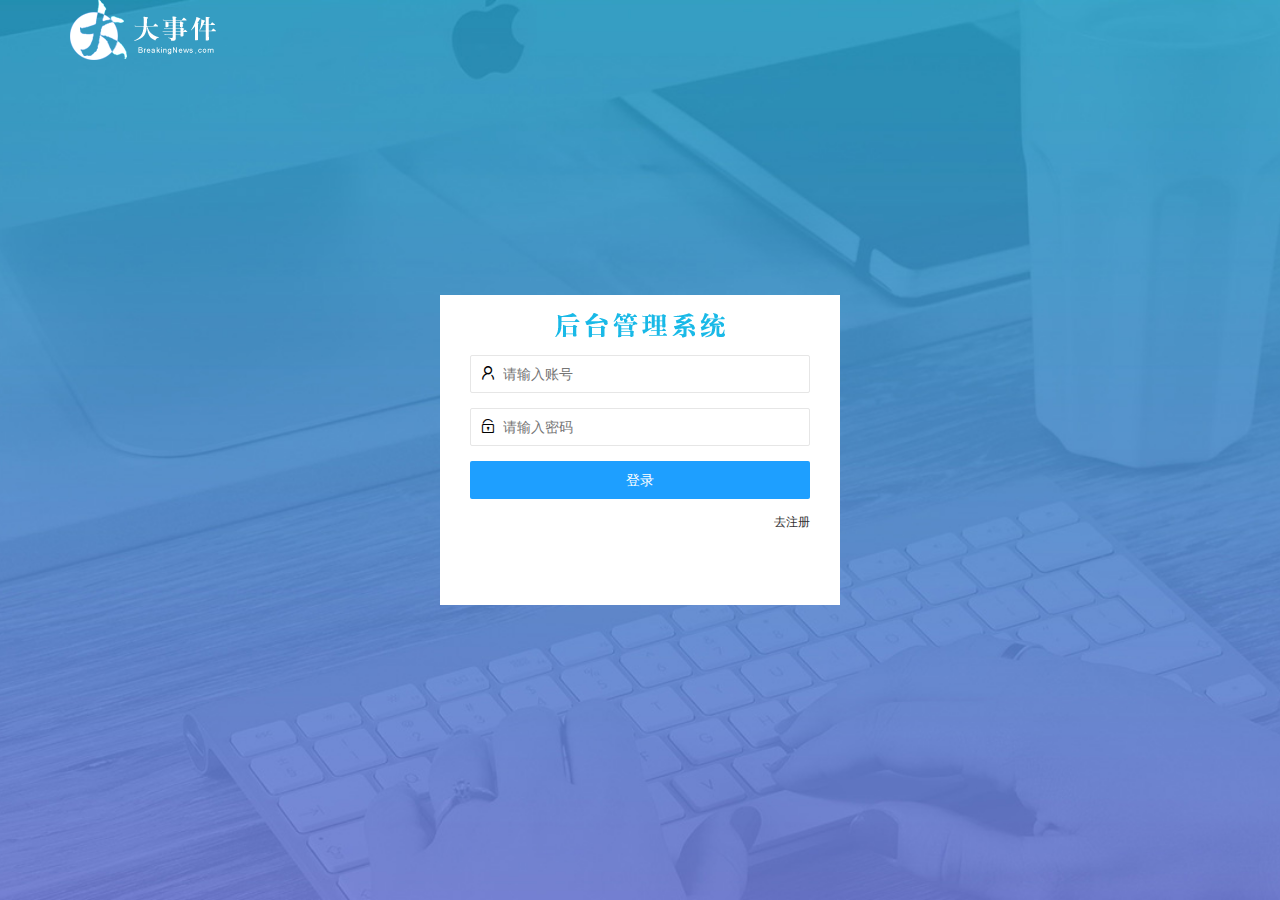
<file: login.html>
<!DOCTYPE html>
<html lang="en">

<head>
    <meta charset="UTF-8">
    <meta http-equiv="X-UA-Compatible" content="IE=edge">
    <meta name="viewport" content="width=device-width, initial-scale=1.0">
    <title>大事件-登陆/注册</title>
    <!-- 导入 layui样式 -->
    <link rel="stylesheet" href="./assets/lib/layui/css/layui.css">
    <link rel="stylesheet" href="./assets/css/login.css">
</head>

<body>
    <!-- 头部logo -->
    <div class="layui-main">
        <img src="./assets/images/logo.png" alt="">
    </div>

    <!-- 登陆区 -->
    <div class="loginAndRegBox">
        <div class="title-box"></div>
        <!-- 登陆页面 -->
        <div class="login-box">
            <form class="layui-form" id="form_login">
                <!-- 用户名 -->
                <div class="layui-form-item">
                    <i class="layui-icon layui-icon-username"></i>

                    <input type="text" name="username" required lay-verify="required" placeholder="请输入账号"
                        autocomplete="off" class="layui-input">
                </div>
                <!-- 密码 -->
                <div class="layui-form-item">
                    <i class="layui-icon layui-icon-password"></i>

                    <input type="password" name="password" required lay-verify="required|pwd" placeholder="请输入密码"
                        autocomplete="off" class="layui-input">
                </div>
                <!--提交按钮 -->
                <div class="layui-form-item">
                    <button class="layui-btn layui-btn-fluid layui-btn-normal" lay-submit>登录</button>
                </div>

                <div class=" layui-form-item links">
                    <a href=" javascript:;" id="link-reg">去注册</a>
                </div>

            </form>

        </div>

        <!-- 注册页面 -->
        <div class="reg-box">
            <form class="layui-form" id="form_reg">
                <!-- 用户名 -->
                <div class="layui-form-item">
                    <i class="layui-icon layui-icon-username"></i>

                    <input type="text" name="username" required lay-verify="required" placeholder="请输入账号"
                        autocomplete="off" class="layui-input">
                </div>
                <!-- 密码 -->
                <div class="layui-form-item">
                    <i class="layui-icon layui-icon-password"></i>

                    <input type="password" name="password" required lay-verify="required|pwd" placeholder="请输入密码"
                        id="regpwd" autocomplete="off" class="layui-input">
                </div>
                <!-- 确认密码 -->
                <div class="layui-form-item">
                    <i class="layui-icon layui-icon-password"></i>

                    <input type="password" name="password" required lay-verify="required|pwd|repwd" placeholder="请确认密码"
                        autocomplete="off" class="layui-input">
                </div>
                <!--提交按钮 -->
                <div class="layui-form-item">
                    <button class="layui-btn layui-btn-fluid layui-btn-normal" lay-submit>注册</button>
                </div>

                <div class=" layui-form-item links">
                    <a href="javascript:;" id="link-login">去登陆</a>
                </div>

            </form>
        </div>
    </div>
    <script src="./assets/lib/layui/layui.all.js"></script>
    <script src="./assets/lib/jquery.js"></script>
    <script src="./assets/js/baseApi.js"></script>
    <script src="./assets/js/login.js"></script>

</body>

</html>
</file>
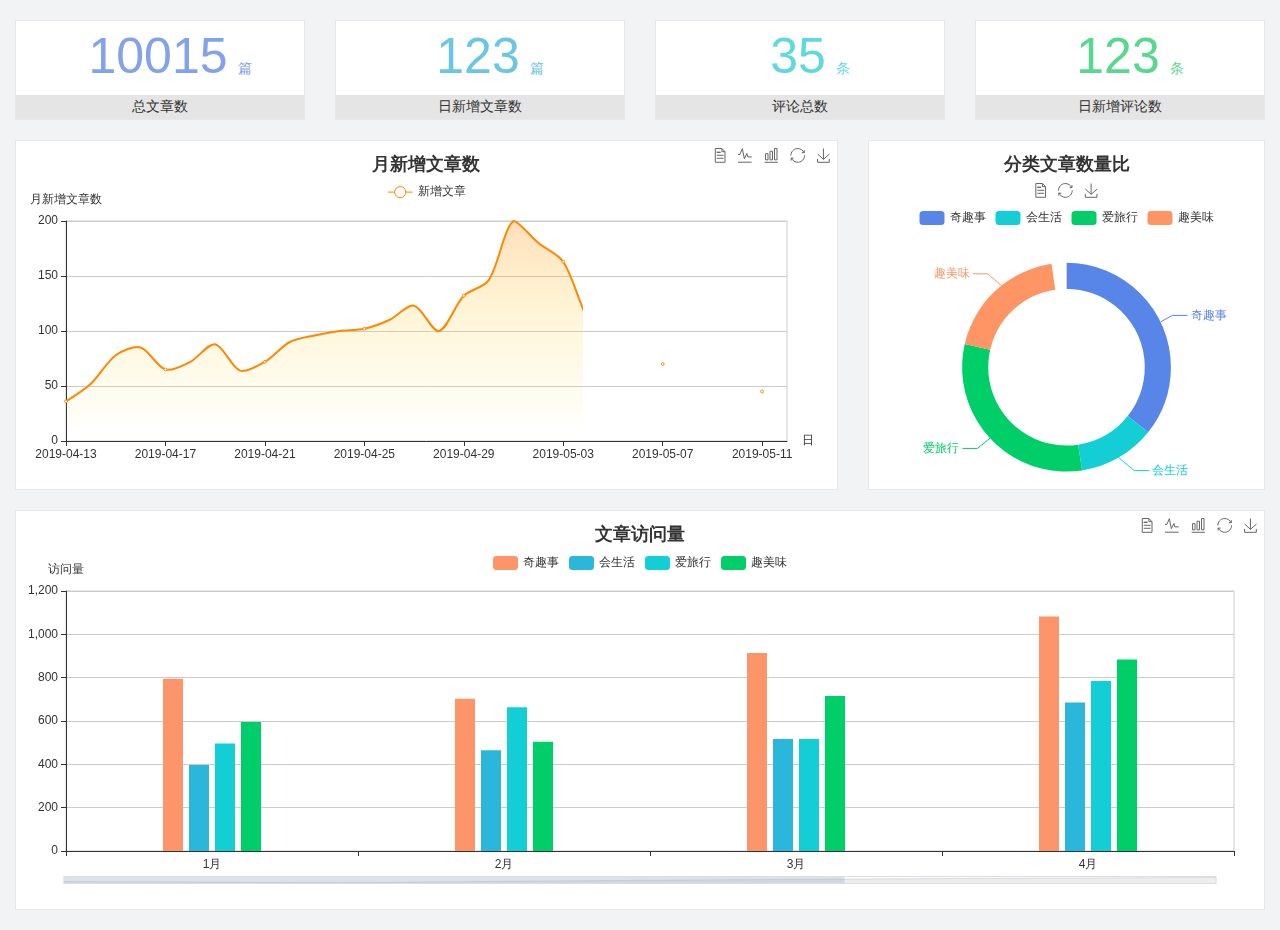
<file: home/dashboard.html>
<!DOCTYPE html>
<html lang="en">

<head>
  <meta charset="UTF-8">
  <meta name="viewport" content="width=device-width, initial-scale=1.0">
  <meta http-equiv="X-UA-Compatible" content="ie=edge">
  <title>图表统计</title>
  <link rel="stylesheet" href="../../assets/lib/bootstrap.css" />
  <link rel="stylesheet" href="../../assets/lib/main.css" />
  <script src="../../assets/lib/jquery.js"></script>
  <script type="text/javascript" src="../../assets/lib/echarts.min.js"></script>
</head>

<body>
  <div class="container-fluid">
    <div class="row spannel_list">
      <div class="col-sm-3 col-xs-6">
        <div class="spannel">
          <em>10015</em><span>篇</span>
          <b>总文章数</b>
        </div>
      </div>
      <div class="col-sm-3 col-xs-6">
        <div class="spannel scolor01">
          <em>123</em><span>篇</span>
          <b>日新增文章数</b>
        </div>
      </div>
      <div class="col-sm-3 col-xs-6">
        <div class="spannel scolor02">
          <em>35</em><span>条</span>
          <b>评论总数</b>
        </div>
      </div>
      <div class="col-sm-3 col-xs-6">
        <div class="spannel scolor03">
          <em>123</em><span>条</span>
          <b>日新增评论数</b>
        </div>
      </div>
    </div>
  </div>

  <div class="container-fluid">
    <div class="row curve-pie">
      <div class="col-lg-8 col-md-8">
        <div class="gragh_pannel" id="curve_show"></div>
      </div>
      <div class="col-lg-4 col-md-4">
        <div class="gragh_pannel" id="pie_show"></div>
      </div>
    </div>
  </div>

  <div class="container-fluid">
    <div class="column_pannel" id="column_show"></div>
  </div>

  <script>
    var oChart = echarts.init(document.getElementById('curve_show'));
    var aList_all = [
      { 'count': 36, 'date': '2019-04-13' },
      { 'count': 52, 'date': '2019-04-14' },
      { 'count': 78, 'date': '2019-04-15' },
      { 'count': 85, 'date': '2019-04-16' },
      { 'count': 65, 'date': '2019-04-17' },
      { 'count': 72, 'date': '2019-04-18' },
      { 'count': 88, 'date': '2019-04-19' },
      { 'count': 64, 'date': '2019-04-20' },
      { 'count': 72, 'date': '2019-04-21' },
      { 'count': 90, 'date': '2019-04-22' },
      { 'count': 96, 'date': '2019-04-23' },
      { 'count': 100, 'date': '2019-04-24' },
      { 'count': 102, 'date': '2019-04-25' },
      { 'count': 110, 'date': '2019-04-26' },
      { 'count': 123, 'date': '2019-04-27' },
      { 'count': 100, 'date': '2019-04-28' },
      { 'count': 132, 'date': '2019-04-29' },
      { 'count': 146, 'date': '2019-04-30' },
      { 'count': 200, 'date': '2019-05-01' },
      { 'count': 180, 'date': '2019-05-02' },
      { 'count': 163, 'date': '2019-05-03' },
      { 'count': 110, 'date': '2019-05-04' },
      { 'count': 80, 'date': '2019-05-05' },
      { 'count': 82, 'date': '2019-05-06' },
      { 'count': 70, 'date': '2019-05-07' },
      { 'count': 65, 'date': '2019-05-08' },
      { 'count': 54, 'date': '2019-05-09' },
      { 'count': 40, 'date': '2019-05-10' },
      { 'count': 45, 'date': '2019-05-11' },
      { 'count': 38, 'date': '2019-05-12' },
    ];

    let aCount = [];
    let aDate = [];

    for (var i = 0; i < aList_all.length; i++) {
      aCount.push(aList_all[i].count);
      aDate.push(aList_all[i].date);
    }

    var chartopt = {
      title: {
        text: '月新增文章数',
        left: 'center',
        top: '10'
      },
      tooltip: {
        trigger: 'axis'
      },
      legend: {
        data: ['新增文章'],
        top: '40'
      },
      toolbox: {
        show: true,
        feature: {
          mark: { show: true },
          dataView: { show: true, readOnly: false },
          magicType: { show: true, type: ['line', 'bar'] },
          restore: { show: true },
          saveAsImage: { show: true }
        }
      },
      calculable: true,
      xAxis: [
        {
          name: '日',
          type: 'category',
          boundaryGap: false,
          data: aDate
        }
      ],
      yAxis: [
        {
          name: '月新增文章数',
          type: 'value'
        }
      ],
      series: [
        {
          name: '新增文章',
          type: 'line',
          smooth: true,
          itemStyle: { normal: { areaStyle: { type: 'default' }, color: '#f80' }, lineStyle: { color: '#f80' } },
          data: aCount
        }],
      areaStyle: {
        normal: {
          color: new echarts.graphic.LinearGradient(0, 0, 0, 1, [{
            offset: 0,
            color: 'rgba(255,136,0,0.39)'
          }, {
            offset: .34,
            color: 'rgba(255,180,0,0.25)'
          }, {
            offset: 1,
            color: 'rgba(255,222,0,0.00)'
          }])

        }
      },
      grid: {
        show: true,
        x: 50,
        x2: 50,
        y: 80,
        height: 220
      }
    };

    oChart.setOption(chartopt);


    var oPie = echarts.init(document.getElementById('pie_show'));
    var oPieopt =
    {
      title: {
        top: 10,
        text: '分类文章数量比',
        x: 'center'
      },
      tooltip: {
        trigger: 'item',
        formatter: "{a} <br/>{b} : {c} ({d}%)"
      },
      color: ['#5885e8', '#13cfd5', '#00ce68', '#ff9565'],
      legend: {
        x: 'center',
        top: 65,
        data: ['奇趣事', '会生活', '爱旅行', '趣美味']
      },
      toolbox: {
        show: true,
        x: 'center',
        top: 35,
        feature: {
          mark: { show: true },
          dataView: { show: true, readOnly: false },
          magicType: {
            show: true,
            type: ['pie', 'funnel'],
            option: {
              funnel: {
                x: '25%',
                width: '50%',
                funnelAlign: 'left',
                max: 1548
              }
            }
          },
          restore: { show: true },
          saveAsImage: { show: true }
        }
      },
      calculable: true,
      series: [
        {
          name: '访问来源',
          type: 'pie',
          radius: ['45%', '60%'],
          center: ['50%', '65%'],
          data: [
            { value: 300, name: '奇趣事' },
            { value: 100, name: '会生活' },
            { value: 260, name: '爱旅行' },
            { value: 180, name: '趣美味' }
          ]
        }
      ]
    };
    oPie.setOption(oPieopt);



    var oColumn = this.echarts.init(document.getElementById('column_show'));
    var oColumnopt =
    {
      title: {
        text: '文章访问量',
        left: 'center',
        top: '10'
      },
      tooltip: {
        trigger: 'axis'
      },
      legend: {
        data: ['奇趣事', '会生活', '爱旅行', '趣美味'],
        top: '40'
      },
      toolbox: {
        show: true,
        feature: {
          mark: { show: true },
          dataView: { show: true, readOnly: false },
          magicType: { show: true, type: ['line', 'bar'] },
          restore: { show: true },
          saveAsImage: { show: true }
        }
      },
      calculable: true,
      xAxis: [
        {
          type: 'category',
          data: ['1月', '2月', '3月', '4月', '5月']
        }
      ],
      yAxis: [
        {
          name: '访问量',
          type: 'value'
        }
      ],
      series: [
        {
          name: '奇趣事',
          type: 'bar',
          barWidth: 20,
          itemStyle: {
            normal: { areaStyle: { type: 'default' }, color: '#fd956a' }
          },
          data: [800, 708, 920, 1090, 1200]
        },
        {
          name: '会生活',
          type: 'bar',
          barWidth: 20,
          itemStyle: {
            normal: { areaStyle: { type: 'default' }, color: '#2bb6db' }
          },
          data: [400, 468, 520, 690, 800]
        },
        {
          name: '爱旅行',
          type: 'bar',
          barWidth: 20,
          itemStyle: {
            normal: { areaStyle: { type: 'default' }, color: '#13cfd5' }
          },
          data: [500, 668, 520, 790, 900]
        },
        {
          name: '趣美味',
          type: 'bar',
          barWidth: 20,
          itemStyle: {
            normal: { areaStyle: { type: 'default' }, color: '#00ce68' }
          },
          data: [600, 508, 720, 890, 1000]
        }
      ],
      grid: {
        show: true,
        x: 50,
        x2: 30,
        y: 80,
        height: 260
      },
      dataZoom: [//给x轴设置滚动条
        {
          start: 0,//默认为0
          end: 100 - 1000 / 31,//默认为100
          type: 'slider',
          show: true,
          xAxisIndex: [0],
          handleSize: 0,//滑动条的 左右2个滑动条的大小
          height: 8,//组件高度
          left: 45, //左边的距离
          right: 50,//右边的距离
          bottom: 26,//右边的距离
          handleColor: '#ddd',//h滑动图标的颜色
          handleStyle: {
            borderColor: "#cacaca",
            borderWidth: "1",
            shadowBlur: 2,
            background: "#ddd",
            shadowColor: "#ddd",
          }
        }]
    };
    oColumn.setOption(oColumnopt);
  </script>
</body>

</html>
</file>
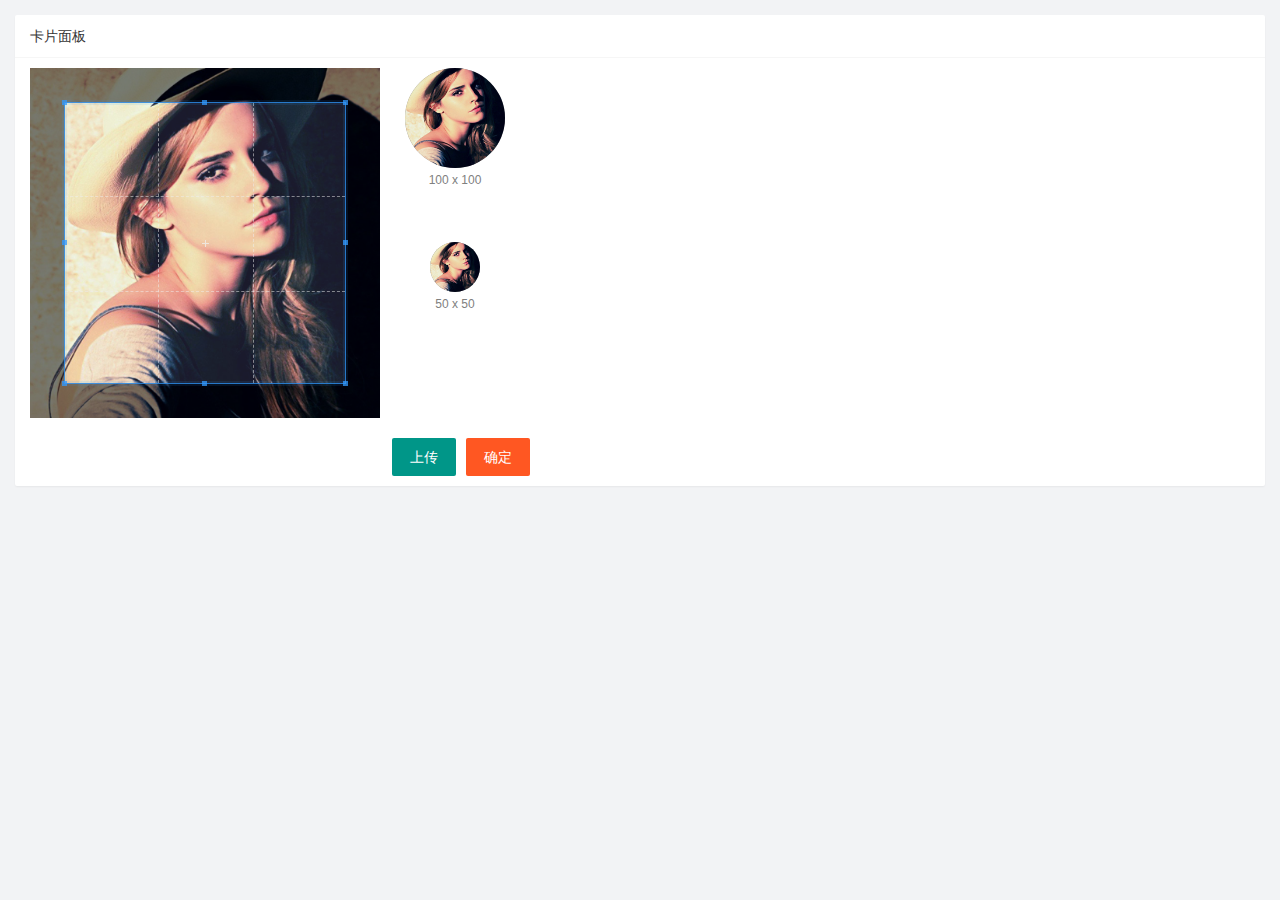
<file: user/user_avatar.html>
<!DOCTYPE html>
<html lang="en">

<head>
    <meta charset="UTF-8">
    <meta http-equiv="X-UA-Compatible" content="IE=edge">
    <meta name="viewport" content="width=device-width, initial-scale=1.0">
    <title>Document</title>
    <link rel="stylesheet" href="../assets/lib/layui/css/layui.css">
    <link rel="stylesheet" href="/assets/lib/cropper/cropper.css" />
    <link rel="stylesheet" href="../assets/css/user/user_avatar.css">
</head>

<body>

    <div class="layui-card">
        <div class="layui-card-header">卡片面板</div>
        <div class="layui-card-body">
            <!-- 第一行的图片裁剪和预览区域 -->
            <div class="row1">
                <!-- 图片裁剪区域 -->
                <div class="cropper-box">
                    <!-- 这个 img 标签很重要，将来会把它初始化为裁剪区域 -->
                    <img id="image" src="/assets/images/sample.jpg" />
                </div>
                <!-- 图片的预览区域 -->
                <div class="preview-box">
                    <div>
                        <!-- 宽高为 100px 的预览区域 -->
                        <div class="img-preview w100"></div>
                        <p class="size">100 x 100</p>
                    </div>
                    <div>
                        <!-- 宽高为 50px 的预览区域 -->
                        <div class="img-preview w50"></div>
                        <p class="size">50 x 50</p>
                    </div>
                </div>
            </div>

            <!-- 第二行的按钮区域 -->
            <div class="row2">
                <input type="file" id="file" accept="image/png,image/jpeg">
                <button type="button" class="layui-btn" id="btnChooseImage">上传</button>
                <button type="button" class="layui-btn layui-btn-danger" id="btnUploda">确定</button>
            </div>
        </div>
    </div>


    <script src="../assets/lib/layui/layui.all.js"></script>

    <script src="../assets/lib/jquery.js"></script>
    <script src="/assets/lib/cropper/Cropper.js"></script>
    <script src="/assets/lib/cropper/jquery-cropper.js"></script>

    <script src="../assets/js/baseApi.js"></script>
    <script src="../assets/js/user/user_avatar.js"></script>
</body>

</html>
</file>
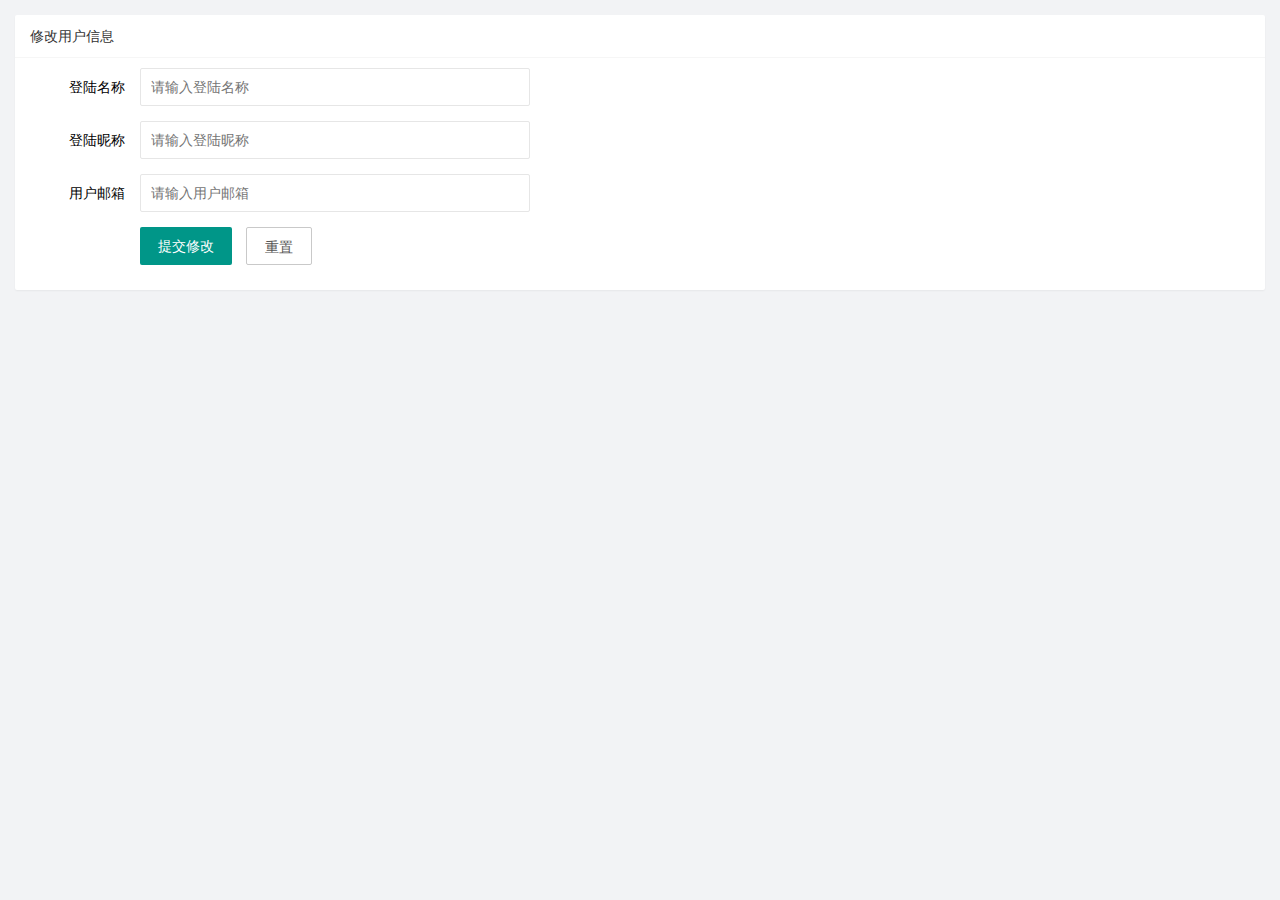
<file: user/user_info.html>
<!DOCTYPE html>
<html lang="en">

<head>
    <meta charset="UTF-8">
    <meta http-equiv="X-UA-Compatible" content="IE=edge">
    <meta name="viewport" content="width=device-width, initial-scale=1.0">
    <title>Document</title>
    <link rel="stylesheet" href="../assets/lib/layui/css/layui.css">
    <link rel="stylesheet" href="../assets/css/user/uesr_info.css">
</head>

<body>
    <div class="layui-card">
        <div class="layui-card-header">修改用户信息</div>
        <div class="layui-card-body">

            <form class="layui-form" lay-filter="formUserInfo">
                <!-- input 隐藏域 -->
                <input type="hidden" name="id">
                <div class="layui-form-item">
                    <label class="layui-form-label">登陆名称</label>
                    <div class="layui-input-block">
                        <input type="text" name="username" required placeholder="请输入登陆名称" autocomplete="off"
                            class="layui-input" readonly>
                    </div>
                </div>

                <div class="layui-form-item">
                    <label class="layui-form-label">登陆昵称</label>
                    <div class="layui-input-block">
                        <input type="text" name="nickname" required lay-verify="required|nickname" placeholder="请输入登陆昵称"
                            autocomplete="off" class="layui-input">
                    </div>
                </div>

                <div class="layui-form-item">
                    <label class="layui-form-label">用户邮箱</label>
                    <div class="layui-input-block">
                        <input type="text" name="email" required lay-verify="required|email" placeholder="请输入用户邮箱"
                            autocomplete="off" class="layui-input">
                    </div>
                </div>

                <div class="layui-form-item">
                    <div class="layui-input-block">
                        <button class="layui-btn" lay-submit lay-filter="formDemo">提交修改</button>
                        <button type="reset" class="layui-btn layui-btn-primary" id="btnReset">重置</button>
                    </div>
                </div>

            </form>


        </div>
    </div>

    <script src="../assets/lib/layui/layui.all.js"></script>

    <script src="../assets/lib/jquery.js"></script>

    <script src="../assets/js/baseApi.js"></script>
    <script src="../assets/js/user/user_info.js"></script>
</body>

</html>
</file>
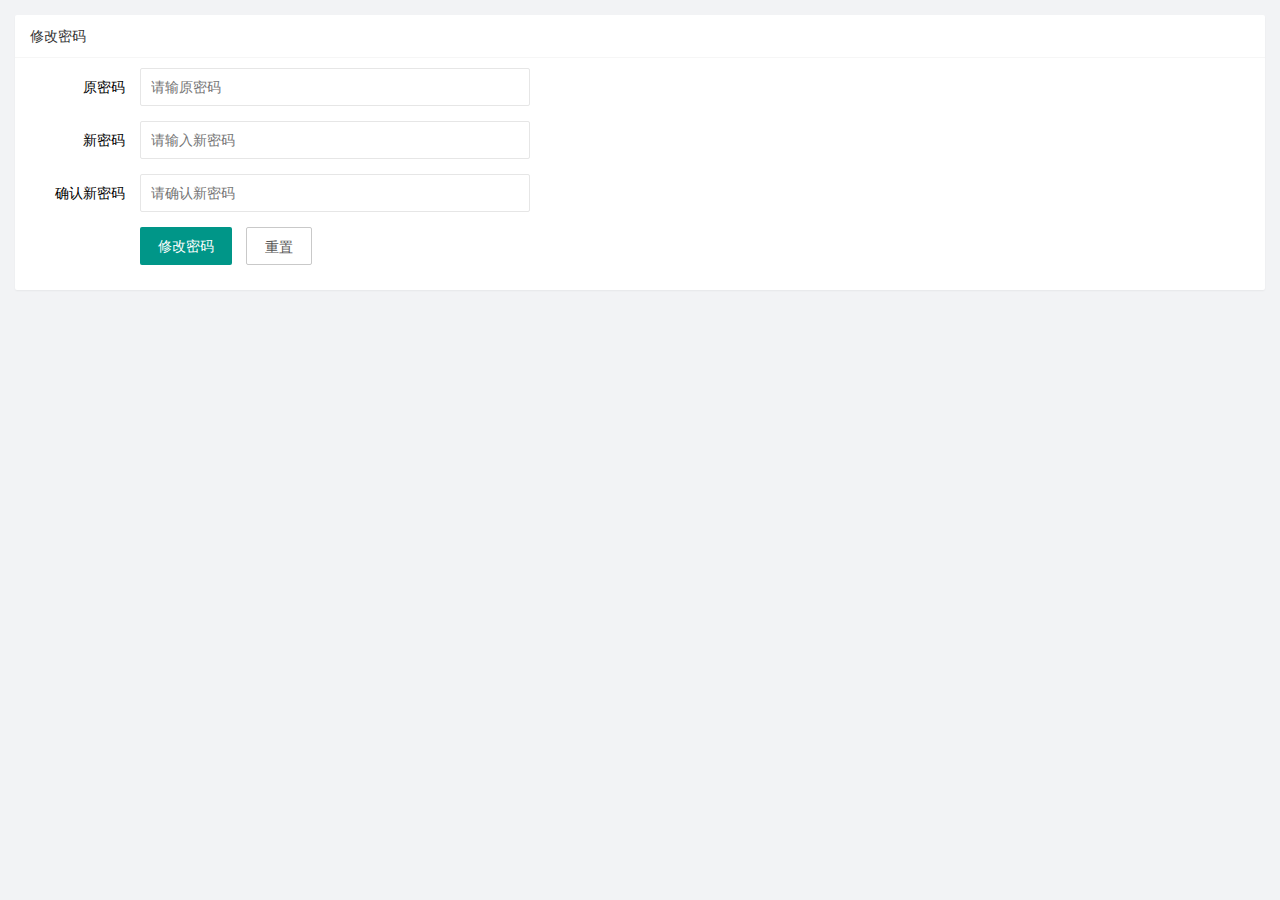
<file: user/user_pwd.html>
<!DOCTYPE html>
<html lang="en">

<head>
    <meta charset="UTF-8">
    <meta http-equiv="X-UA-Compatible" content="IE=edge">
    <meta name="viewport" content="width=device-width, initial-scale=1.0">
    <title>Document</title>
    <link rel="stylesheet" href="../assets/lib/layui/css/layui.css">
    <link rel="stylesheet" href="../assets/css/user/user_pwd.css">
</head>

<body>
    <div class="layui-card">
        <div class="layui-card-header">修改密码</div>
        <div class="layui-card-body">

            <form class="layui-form" >

                <div class="layui-form-item">
                    <label class="layui-form-label">原密码</label>
                    <div class="layui-input-block">
                        <input type="password" name="oldPwd" required lay-verify="required|pwd" placeholder="请输原密码"
                            autocomplete="off" class="layui-input">
                    </div>
                </div>

                <div class="layui-form-item">
                    <label class="layui-form-label">新密码</label>
                    <div class="layui-input-block">
                        <input type="password" name="newPwd" required lay-verify="required|pwd|samePwd"
                            placeholder="请输入新密码" autocomplete="off" class="layui-input">
                    </div>
                </div>

                <div class="layui-form-item">
                    <label class="layui-form-label">确认新密码</label>
                    <div class="layui-input-block">
                        <input type="password" name="rePwd" required lay-verify="required|pwd|rePwds" placeholder="请确认新密码"
                            autocomplete="off" class="layui-input">
                    </div>
                </div>

                <div class="layui-form-item">
                    <div class="layui-input-block">
                        <button class="layui-btn" lay-submit lay-filter="formDemo">修改密码</button>
                        <button type="reset" class="layui-btn layui-btn-primary">重置</button>
                    </div>
                </div>


            </form>

        </div>
    </div>

    <script src="../assets/lib/layui/layui.all.js"></script>

    <script src="../assets/lib/jquery.js"></script>

    <script src="../assets/js/baseApi.js"></script>

    <script src="../assets/js/user/user_pwd.js"></script>

</body>

</html>
</file>
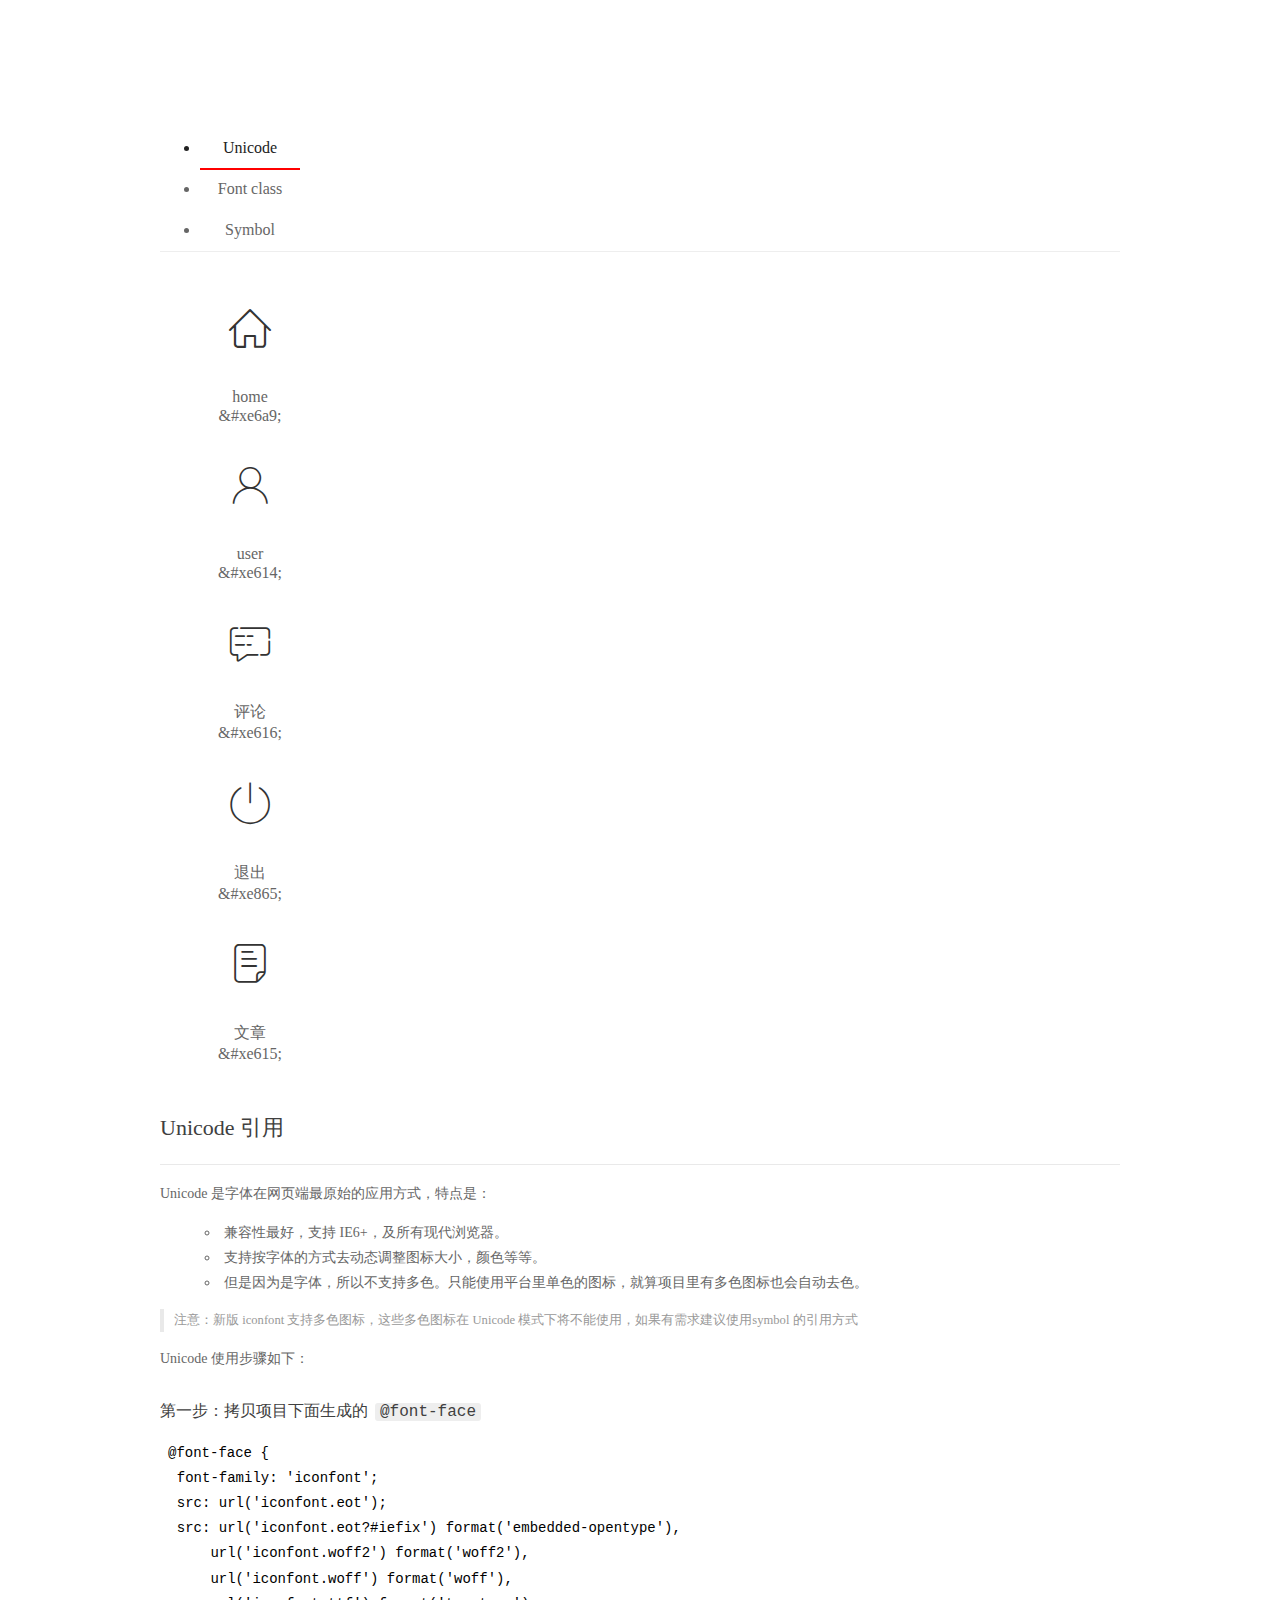
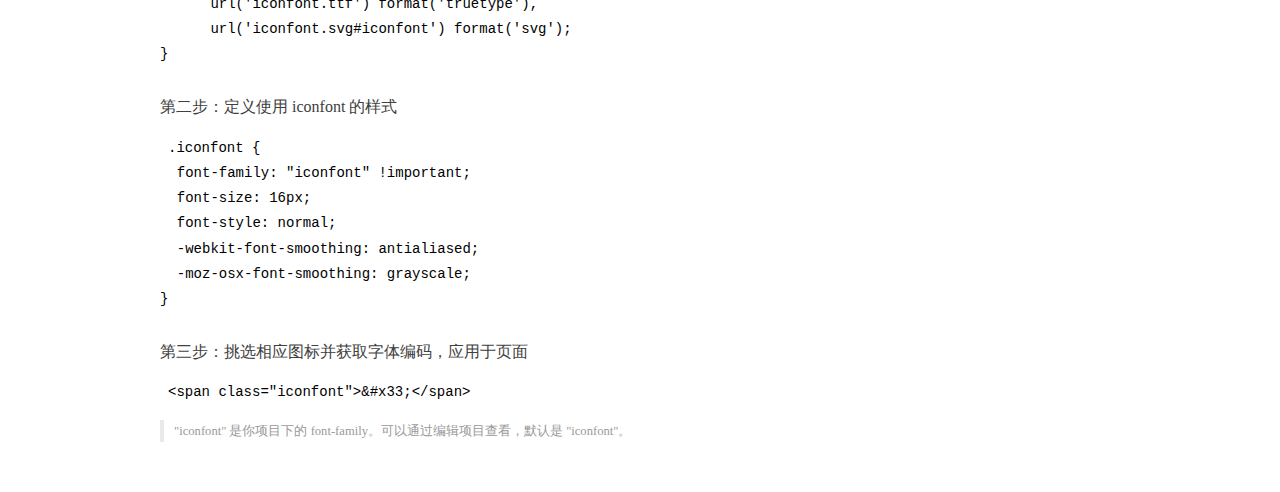
<file: assets/fonts/demo_index.html>
<!DOCTYPE html>
<html>
<head>
  <meta charset="utf-8"/>
  <title>IconFont Demo</title>
  <link rel="shortcut icon" href="https://gtms04.alicdn.com/tps/i4/TB1_oz6GVXXXXaFXpXXJDFnIXXX-64-64.ico" type="image/x-icon"/>
  <link rel="stylesheet" href="https://g.alicdn.com/thx/cube/1.3.2/cube.min.css">
  <link rel="stylesheet" href="demo.css">
  <link rel="stylesheet" href="iconfont.css">
  <script src="iconfont.js"></script>
  <!-- jQuery -->
  <script src="https://a1.alicdn.com/oss/uploads/2018/12/26/7bfddb60-08e8-11e9-9b04-53e73bb6408b.js"></script>
  <!-- 代码高亮 -->
  <script src="https://a1.alicdn.com/oss/uploads/2018/12/26/a3f714d0-08e6-11e9-8a15-ebf944d7534c.js"></script>
</head>
<body>
  <div class="main">
    <h1 class="logo"><a href="https://www.iconfont.cn/" title="iconfont 首页" target="_blank">&#xe86b;</a></h1>
    <div class="nav-tabs">
      <ul id="tabs" class="dib-box">
        <li class="dib active"><span>Unicode</span></li>
        <li class="dib"><span>Font class</span></li>
        <li class="dib"><span>Symbol</span></li>
      </ul>
      
    </div>
    <div class="tab-container">
      <div class="content unicode" style="display: block;">
          <ul class="icon_lists dib-box">
          
            <li class="dib">
              <span class="icon iconfont">&#xe6a9;</span>
                <div class="name">home</div>
                <div class="code-name">&amp;#xe6a9;</div>
              </li>
          
            <li class="dib">
              <span class="icon iconfont">&#xe614;</span>
                <div class="name">user</div>
                <div class="code-name">&amp;#xe614;</div>
              </li>
          
            <li class="dib">
              <span class="icon iconfont">&#xe616;</span>
                <div class="name">评论</div>
                <div class="code-name">&amp;#xe616;</div>
              </li>
          
            <li class="dib">
              <span class="icon iconfont">&#xe865;</span>
                <div class="name">退出</div>
                <div class="code-name">&amp;#xe865;</div>
              </li>
          
            <li class="dib">
              <span class="icon iconfont">&#xe615;</span>
                <div class="name">文章</div>
                <div class="code-name">&amp;#xe615;</div>
              </li>
          
          </ul>
          <div class="article markdown">
          <h2 id="unicode-">Unicode 引用</h2>
          <hr>

          <p>Unicode 是字体在网页端最原始的应用方式，特点是：</p>
          <ul>
            <li>兼容性最好，支持 IE6+，及所有现代浏览器。</li>
            <li>支持按字体的方式去动态调整图标大小，颜色等等。</li>
            <li>但是因为是字体，所以不支持多色。只能使用平台里单色的图标，就算项目里有多色图标也会自动去色。</li>
          </ul>
          <blockquote>
            <p>注意：新版 iconfont 支持多色图标，这些多色图标在 Unicode 模式下将不能使用，如果有需求建议使用symbol 的引用方式</p>
          </blockquote>
          <p>Unicode 使用步骤如下：</p>
          <h3 id="-font-face">第一步：拷贝项目下面生成的 <code>@font-face</code></h3>
<pre><code class="language-css"
>@font-face {
  font-family: 'iconfont';
  src: url('iconfont.eot');
  src: url('iconfont.eot?#iefix') format('embedded-opentype'),
      url('iconfont.woff2') format('woff2'),
      url('iconfont.woff') format('woff'),
      url('iconfont.ttf') format('truetype'),
      url('iconfont.svg#iconfont') format('svg');
}
</code></pre>
          <h3 id="-iconfont-">第二步：定义使用 iconfont 的样式</h3>
<pre><code class="language-css"
>.iconfont {
  font-family: "iconfont" !important;
  font-size: 16px;
  font-style: normal;
  -webkit-font-smoothing: antialiased;
  -moz-osx-font-smoothing: grayscale;
}
</code></pre>
          <h3 id="-">第三步：挑选相应图标并获取字体编码，应用于页面</h3>
<pre>
<code class="language-html"
>&lt;span class="iconfont"&gt;&amp;#x33;&lt;/span&gt;
</code></pre>
          <blockquote>
            <p>"iconfont" 是你项目下的 font-family。可以通过编辑项目查看，默认是 "iconfont"。</p>
          </blockquote>
          </div>
      </div>
      <div class="content font-class">
        <ul class="icon_lists dib-box">
          
          <li class="dib">
            <span class="icon iconfont icon-home"></span>
            <div class="name">
              home
            </div>
            <div class="code-name">.icon-home
            </div>
          </li>
          
          <li class="dib">
            <span class="icon iconfont icon-user"></span>
            <div class="name">
              user
            </div>
            <div class="code-name">.icon-user
            </div>
          </li>
          
          <li class="dib">
            <span class="icon iconfont icon-pinglun"></span>
            <div class="name">
              评论
            </div>
            <div class="code-name">.icon-pinglun
            </div>
          </li>
          
          <li class="dib">
            <span class="icon iconfont icon-tuichu"></span>
            <div class="name">
              退出
            </div>
            <div class="code-name">.icon-tuichu
            </div>
          </li>
          
          <li class="dib">
            <span class="icon iconfont icon-16"></span>
            <div class="name">
              文章
            </div>
            <div class="code-name">.icon-16
            </div>
          </li>
          
        </ul>
        <div class="article markdown">
        <h2 id="font-class-">font-class 引用</h2>
        <hr>

        <p>font-class 是 Unicode 使用方式的一种变种，主要是解决 Unicode 书写不直观，语意不明确的问题。</p>
        <p>与 Unicode 使用方式相比，具有如下特点：</p>
        <ul>
          <li>兼容性良好，支持 IE8+，及所有现代浏览器。</li>
          <li>相比于 Unicode 语意明确，书写更直观。可以很容易分辨这个 icon 是什么。</li>
          <li>因为使用 class 来定义图标，所以当要替换图标时，只需要修改 class 里面的 Unicode 引用。</li>
          <li>不过因为本质上还是使用的字体，所以多色图标还是不支持的。</li>
        </ul>
        <p>使用步骤如下：</p>
        <h3 id="-fontclass-">第一步：引入项目下面生成的 fontclass 代码：</h3>
<pre><code class="language-html">&lt;link rel="stylesheet" href="./iconfont.css"&gt;
</code></pre>
        <h3 id="-">第二步：挑选相应图标并获取类名，应用于页面：</h3>
<pre><code class="language-html">&lt;span class="iconfont icon-xxx"&gt;&lt;/span&gt;
</code></pre>
        <blockquote>
          <p>"
            iconfont" 是你项目下的 font-family。可以通过编辑项目查看，默认是 "iconfont"。</p>
        </blockquote>
      </div>
      </div>
      <div class="content symbol">
          <ul class="icon_lists dib-box">
          
            <li class="dib">
                <svg class="icon svg-icon" aria-hidden="true">
                  <use xlink:href="#icon-home"></use>
                </svg>
                <div class="name">home</div>
                <div class="code-name">#icon-home</div>
            </li>
          
            <li class="dib">
                <svg class="icon svg-icon" aria-hidden="true">
                  <use xlink:href="#icon-user"></use>
                </svg>
                <div class="name">user</div>
                <div class="code-name">#icon-user</div>
            </li>
          
            <li class="dib">
                <svg class="icon svg-icon" aria-hidden="true">
                  <use xlink:href="#icon-pinglun"></use>
                </svg>
                <div class="name">评论</div>
                <div class="code-name">#icon-pinglun</div>
            </li>
          
            <li class="dib">
                <svg class="icon svg-icon" aria-hidden="true">
                  <use xlink:href="#icon-tuichu"></use>
                </svg>
                <div class="name">退出</div>
                <div class="code-name">#icon-tuichu</div>
            </li>
          
            <li class="dib">
                <svg class="icon svg-icon" aria-hidden="true">
                  <use xlink:href="#icon-16"></use>
                </svg>
                <div class="name">文章</div>
                <div class="code-name">#icon-16</div>
            </li>
          
          </ul>
          <div class="article markdown">
          <h2 id="symbol-">Symbol 引用</h2>
          <hr>

          <p>这是一种全新的使用方式，应该说这才是未来的主流，也是平台目前推荐的用法。相关介绍可以参考这篇<a href="">文章</a>
            这种用法其实是做了一个 SVG 的集合，与另外两种相比具有如下特点：</p>
          <ul>
            <li>支持多色图标了，不再受单色限制。</li>
            <li>通过一些技巧，支持像字体那样，通过 <code>font-size</code>, <code>color</code> 来调整样式。</li>
            <li>兼容性较差，支持 IE9+，及现代浏览器。</li>
            <li>浏览器渲染 SVG 的性能一般，还不如 png。</li>
          </ul>
          <p>使用步骤如下：</p>
          <h3 id="-symbol-">第一步：引入项目下面生成的 symbol 代码：</h3>
<pre><code class="language-html">&lt;script src="./iconfont.js"&gt;&lt;/script&gt;
</code></pre>
          <h3 id="-css-">第二步：加入通用 CSS 代码（引入一次就行）：</h3>
<pre><code class="language-html">&lt;style&gt;
.icon {
  width: 1em;
  height: 1em;
  vertical-align: -0.15em;
  fill: currentColor;
  overflow: hidden;
}
&lt;/style&gt;
</code></pre>
          <h3 id="-">第三步：挑选相应图标并获取类名，应用于页面：</h3>
<pre><code class="language-html">&lt;svg class="icon" aria-hidden="true"&gt;
  &lt;use xlink:href="#icon-xxx"&gt;&lt;/use&gt;
&lt;/svg&gt;
</code></pre>
          </div>
      </div>

    </div>
  </div>
  <script>
  $(document).ready(function () {
      $('.tab-container .content:first').show()

      $('#tabs li').click(function (e) {
        var tabContent = $('.tab-container .content')
        var index = $(this).index()

        if ($(this).hasClass('active')) {
          return
        } else {
          $('#tabs li').removeClass('active')
          $(this).addClass('active')

          tabContent.hide().eq(index).fadeIn()
        }
      })
    })
  </script>
</body>
</html>
</file>
<file: assets/lib/layui/css/layui.css>
/** layui-v2.5.5 MIT License By https://www.layui.com */
 .layui-inline,img{display:inline-block;vertical-align:middle}h1,h2,h3,h4,h5,h6{font-weight:400}.layui-edge,.layui-header,.layui-inline,.layui-main{position:relative}.layui-body,.layui-edge,.layui-elip{overflow:hidden}.layui-btn,.layui-edge,.layui-inline,img{vertical-align:middle}.layui-btn,.layui-disabled,.layui-icon,.layui-unselect{-moz-user-select:none;-webkit-user-select:none;-ms-user-select:none}.layui-elip,.layui-form-checkbox span,.layui-form-pane .layui-form-label{text-overflow:ellipsis;white-space:nowrap}.layui-breadcrumb,.layui-tree-btnGroup{visibility:hidden}blockquote,body,button,dd,div,dl,dt,form,h1,h2,h3,h4,h5,h6,input,li,ol,p,pre,td,textarea,th,ul{margin:0;padding:0;-webkit-tap-highlight-color:rgba(0,0,0,0)}a:active,a:hover{outline:0}img{border:none}li{list-style:none}table{border-collapse:collapse;border-spacing:0}h4,h5,h6{font-size:100%}button,input,optgroup,option,select,textarea{font-family:inherit;font-size:inherit;font-style:inherit;font-weight:inherit;outline:0}pre{white-space:pre-wrap;white-space:-moz-pre-wrap;white-space:-pre-wrap;white-space:-o-pre-wrap;word-wrap:break-word}body{line-height:24px;font:14px Helvetica Neue,Helvetica,PingFang SC,Tahoma,Arial,sans-serif}hr{height:1px;margin:10px 0;border:0;clear:both}a{color:#333;text-decoration:none}a:hover{color:#777}a cite{font-style:normal;*cursor:pointer}.layui-border-box,.layui-border-box *{box-sizing:border-box}.layui-box,.layui-box *{box-sizing:content-box}.layui-clear{clear:both;*zoom:1}.layui-clear:after{content:'\20';clear:both;*zoom:1;display:block;height:0}.layui-inline{*display:inline;*zoom:1}.layui-edge{display:inline-block;width:0;height:0;border-width:6px;border-style:dashed;border-color:transparent}.layui-edge-top{top:-4px;border-bottom-color:#999;border-bottom-style:solid}.layui-edge-right{border-left-color:#999;border-left-style:solid}.layui-edge-bottom{top:2px;border-top-color:#999;border-top-style:solid}.layui-edge-left{border-right-color:#999;border-right-style:solid}.layui-disabled,.layui-disabled:hover{color:#d2d2d2!important;cursor:not-allowed!important}.layui-circle{border-radius:100%}.layui-show{display:block!important}.layui-hide{display:none!important}@font-face{font-family:layui-icon;src:url(../font/iconfont.eot?v=250);src:url(../font/iconfont.eot?v=250#iefix) format('embedded-opentype'),url(../font/iconfont.woff2?v=250) format('woff2'),url(../font/iconfont.woff?v=250) format('woff'),url(../font/iconfont.ttf?v=250) format('truetype'),url(../font/iconfont.svg?v=250#layui-icon) format('svg')}.layui-icon{font-family:layui-icon!important;font-size:16px;font-style:normal;-webkit-font-smoothing:antialiased;-moz-osx-font-smoothing:grayscale}.layui-icon-reply-fill:before{content:"\e611"}.layui-icon-set-fill:before{content:"\e614"}.layui-icon-menu-fill:before{content:"\e60f"}.layui-icon-search:before{content:"\e615"}.layui-icon-share:before{content:"\e641"}.layui-icon-set-sm:before{content:"\e620"}.layui-icon-engine:before{content:"\e628"}.layui-icon-close:before{content:"\1006"}.layui-icon-close-fill:before{content:"\1007"}.layui-icon-chart-screen:before{content:"\e629"}.layui-icon-star:before{content:"\e600"}.layui-icon-circle-dot:before{content:"\e617"}.layui-icon-chat:before{content:"\e606"}.layui-icon-release:before{content:"\e609"}.layui-icon-list:before{content:"\e60a"}.layui-icon-chart:before{content:"\e62c"}.layui-icon-ok-circle:before{content:"\1005"}.layui-icon-layim-theme:before{content:"\e61b"}.layui-icon-table:before{content:"\e62d"}.layui-icon-right:before{content:"\e602"}.layui-icon-left:before{content:"\e603"}.layui-icon-cart-simple:before{content:"\e698"}.layui-icon-face-cry:before{content:"\e69c"}.layui-icon-face-smile:before{content:"\e6af"}.layui-icon-survey:before{content:"\e6b2"}.layui-icon-tree:before{content:"\e62e"}.layui-icon-upload-circle:before{content:"\e62f"}.layui-icon-add-circle:before{content:"\e61f"}.layui-icon-download-circle:before{content:"\e601"}.layui-icon-templeate-1:before{content:"\e630"}.layui-icon-util:before{content:"\e631"}.layui-icon-face-surprised:before{content:"\e664"}.layui-icon-edit:before{content:"\e642"}.layui-icon-speaker:before{content:"\e645"}.layui-icon-down:before{content:"\e61a"}.layui-icon-file:before{content:"\e621"}.layui-icon-layouts:before{content:"\e632"}.layui-icon-rate-half:before{content:"\e6c9"}.layui-icon-add-circle-fine:before{content:"\e608"}.layui-icon-prev-circle:before{content:"\e633"}.layui-icon-read:before{content:"\e705"}.layui-icon-404:before{content:"\e61c"}.layui-icon-carousel:before{content:"\e634"}.layui-icon-help:before{content:"\e607"}.layui-icon-code-circle:before{content:"\e635"}.layui-icon-water:before{content:"\e636"}.layui-icon-username:before{content:"\e66f"}.layui-icon-find-fill:before{content:"\e670"}.layui-icon-about:before{content:"\e60b"}.layui-icon-location:before{content:"\e715"}.layui-icon-up:before{content:"\e619"}.layui-icon-pause:before{content:"\e651"}.layui-icon-date:before{content:"\e637"}.layui-icon-layim-uploadfile:before{content:"\e61d"}.layui-icon-delete:before{content:"\e640"}.layui-icon-play:before{content:"\e652"}.layui-icon-top:before{content:"\e604"}.layui-icon-friends:before{content:"\e612"}.layui-icon-refresh-3:before{content:"\e9aa"}.layui-icon-ok:before{content:"\e605"}.layui-icon-layer:before{content:"\e638"}.layui-icon-face-smile-fine:before{content:"\e60c"}.layui-icon-dollar:before{content:"\e659"}.layui-icon-group:before{content:"\e613"}.layui-icon-layim-download:before{content:"\e61e"}.layui-icon-picture-fine:before{content:"\e60d"}.layui-icon-link:before{content:"\e64c"}.layui-icon-diamond:before{content:"\e735"}.layui-icon-log:before{content:"\e60e"}.layui-icon-rate-solid:before{content:"\e67a"}.layui-icon-fonts-del:before{content:"\e64f"}.layui-icon-unlink:before{content:"\e64d"}.layui-icon-fonts-clear:before{content:"\e639"}.layui-icon-triangle-r:before{content:"\e623"}.layui-icon-circle:before{content:"\e63f"}.layui-icon-radio:before{content:"\e643"}.layui-icon-align-center:before{content:"\e647"}.layui-icon-align-right:before{content:"\e648"}.layui-icon-align-left:before{content:"\e649"}.layui-icon-loading-1:before{content:"\e63e"}.layui-icon-return:before{content:"\e65c"}.layui-icon-fonts-strong:before{content:"\e62b"}.layui-icon-upload:before{content:"\e67c"}.layui-icon-dialogue:before{content:"\e63a"}.layui-icon-video:before{content:"\e6ed"}.layui-icon-headset:before{content:"\e6fc"}.layui-icon-cellphone-fine:before{content:"\e63b"}.layui-icon-add-1:before{content:"\e654"}.layui-icon-face-smile-b:before{content:"\e650"}.layui-icon-fonts-html:before{content:"\e64b"}.layui-icon-form:before{content:"\e63c"}.layui-icon-cart:before{content:"\e657"}.layui-icon-camera-fill:before{content:"\e65d"}.layui-icon-tabs:before{content:"\e62a"}.layui-icon-fonts-code:before{content:"\e64e"}.layui-icon-fire:before{content:"\e756"}.layui-icon-set:before{content:"\e716"}.layui-icon-fonts-u:before{content:"\e646"}.layui-icon-triangle-d:before{content:"\e625"}.layui-icon-tips:before{content:"\e702"}.layui-icon-picture:before{content:"\e64a"}.layui-icon-more-vertical:before{content:"\e671"}.layui-icon-flag:before{content:"\e66c"}.layui-icon-loading:before{content:"\e63d"}.layui-icon-fonts-i:before{content:"\e644"}.layui-icon-refresh-1:before{content:"\e666"}.layui-icon-rmb:before{content:"\e65e"}.layui-icon-home:before{content:"\e68e"}.layui-icon-user:before{content:"\e770"}.layui-icon-notice:before{content:"\e667"}.layui-icon-login-weibo:before{content:"\e675"}.layui-icon-voice:before{content:"\e688"}.layui-icon-upload-drag:before{content:"\e681"}.layui-icon-login-qq:before{content:"\e676"}.layui-icon-snowflake:before{content:"\e6b1"}.layui-icon-file-b:before{content:"\e655"}.layui-icon-template:before{content:"\e663"}.layui-icon-auz:before{content:"\e672"}.layui-icon-console:before{content:"\e665"}.layui-icon-app:before{content:"\e653"}.layui-icon-prev:before{content:"\e65a"}.layui-icon-website:before{content:"\e7ae"}.layui-icon-next:before{content:"\e65b"}.layui-icon-component:before{content:"\e857"}.layui-icon-more:before{content:"\e65f"}.layui-icon-login-wechat:before{content:"\e677"}.layui-icon-shrink-right:before{content:"\e668"}.layui-icon-spread-left:before{content:"\e66b"}.layui-icon-camera:before{content:"\e660"}.layui-icon-note:before{content:"\e66e"}.layui-icon-refresh:before{content:"\e669"}.layui-icon-female:before{content:"\e661"}.layui-icon-male:before{content:"\e662"}.layui-icon-password:before{content:"\e673"}.layui-icon-senior:before{content:"\e674"}.layui-icon-theme:before{content:"\e66a"}.layui-icon-tread:before{content:"\e6c5"}.layui-icon-praise:before{content:"\e6c6"}.layui-icon-star-fill:before{content:"\e658"}.layui-icon-rate:before{content:"\e67b"}.layui-icon-template-1:before{content:"\e656"}.layui-icon-vercode:before{content:"\e679"}.layui-icon-cellphone:before{content:"\e678"}.layui-icon-screen-full:before{content:"\e622"}.layui-icon-screen-restore:before{content:"\e758"}.layui-icon-cols:before{content:"\e610"}.layui-icon-export:before{content:"\e67d"}.layui-icon-print:before{content:"\e66d"}.layui-icon-slider:before{content:"\e714"}.layui-icon-addition:before{content:"\e624"}.layui-icon-subtraction:before{content:"\e67e"}.layui-icon-service:before{content:"\e626"}.layui-icon-transfer:before{content:"\e691"}.layui-main{width:1140px;margin:0 auto}.layui-header{z-index:1000;height:60px}.layui-header a:hover{transition:all .5s;-webkit-transition:all .5s}.layui-side{position:fixed;left:0;top:0;bottom:0;z-index:999;width:200px;overflow-x:hidden}.layui-side-scroll{position:relative;width:220px;height:100%;overflow-x:hidden}.layui-body{position:absolute;left:200px;right:0;top:0;bottom:0;z-index:998;width:auto;overflow-y:auto;box-sizing:border-box}.layui-layout-body{overflow:hidden}.layui-layout-admin .layui-header{background-color:#23262E}.layui-layout-admin .layui-side{top:60px;width:200px;overflow-x:hidden}.layui-layout-admin .layui-body{position:fixed;top:60px;bottom:44px}.layui-layout-admin .layui-main{width:auto;margin:0 15px}.layui-layout-admin .layui-footer{position:fixed;left:200px;right:0;bottom:0;height:44px;line-height:44px;padding:0 15px;background-color:#eee}.layui-layout-admin .layui-logo{position:absolute;left:0;top:0;width:200px;height:100%;line-height:60px;text-align:center;color:#009688;font-size:16px}.layui-layout-admin .layui-header .layui-nav{background:0 0}.layui-layout-left{position:absolute!important;left:200px;top:0}.layui-layout-right{position:absolute!important;right:0;top:0}.layui-container{position:relative;margin:0 auto;padding:0 15px;box-sizing:border-box}.layui-fluid{position:relative;margin:0 auto;padding:0 15px}.layui-row:after,.layui-row:before{content:'';display:block;clear:both}.layui-col-lg1,.layui-col-lg10,.layui-col-lg11,.layui-col-lg12,.layui-col-lg2,.layui-col-lg3,.layui-col-lg4,.layui-col-lg5,.layui-col-lg6,.layui-col-lg7,.layui-col-lg8,.layui-col-lg9,.layui-col-md1,.layui-col-md10,.layui-col-md11,.layui-col-md12,.layui-col-md2,.layui-col-md3,.layui-col-md4,.layui-col-md5,.layui-col-md6,.layui-col-md7,.layui-col-md8,.layui-col-md9,.layui-col-sm1,.layui-col-sm10,.layui-col-sm11,.layui-col-sm12,.layui-col-sm2,.layui-col-sm3,.layui-col-sm4,.layui-col-sm5,.layui-col-sm6,.layui-col-sm7,.layui-col-sm8,.layui-col-sm9,.layui-col-xs1,.layui-col-xs10,.layui-col-xs11,.layui-col-xs12,.layui-col-xs2,.layui-col-xs3,.layui-col-xs4,.layui-col-xs5,.layui-col-xs6,.layui-col-xs7,.layui-col-xs8,.layui-col-xs9{position:relative;display:block;box-sizing:border-box}.layui-col-xs1,.layui-col-xs10,.layui-col-xs11,.layui-col-xs12,.layui-col-xs2,.layui-col-xs3,.layui-col-xs4,.layui-col-xs5,.layui-col-xs6,.layui-col-xs7,.layui-col-xs8,.layui-col-xs9{float:left}.layui-col-xs1{width:8.33333333%}.layui-col-xs2{width:16.66666667%}.layui-col-xs3{width:25%}.layui-col-xs4{width:33.33333333%}.layui-col-xs5{width:41.66666667%}.layui-col-xs6{width:50%}.layui-col-xs7{width:58.33333333%}.layui-col-xs8{width:66.66666667%}.layui-col-xs9{width:75%}.layui-col-xs10{width:83.33333333%}.layui-col-xs11{width:91.66666667%}.layui-col-xs12{width:100%}.layui-col-xs-offset1{margin-left:8.33333333%}.layui-col-xs-offset2{margin-left:16.66666667%}.layui-col-xs-offset3{margin-left:25%}.layui-col-xs-offset4{margin-left:33.33333333%}.layui-col-xs-offset5{margin-left:41.66666667%}.layui-col-xs-offset6{margin-left:50%}.layui-col-xs-offset7{margin-left:58.33333333%}.layui-col-xs-offset8{margin-left:66.66666667%}.layui-col-xs-offset9{margin-left:75%}.layui-col-xs-offset10{margin-left:83.33333333%}.layui-col-xs-offset11{margin-left:91.66666667%}.layui-col-xs-offset12{margin-left:100%}@media screen and (max-width:768px){.layui-hide-xs{display:none!important}.layui-show-xs-block{display:block!important}.layui-show-xs-inline{display:inline!important}.layui-show-xs-inline-block{display:inline-block!important}}@media screen and (min-width:768px){.layui-container{width:750px}.layui-hide-sm{display:none!important}.layui-show-sm-block{display:block!important}.layui-show-sm-inline{display:inline!important}.layui-show-sm-inline-block{display:inline-block!important}.layui-col-sm1,.layui-col-sm10,.layui-col-sm11,.layui-col-sm12,.layui-col-sm2,.layui-col-sm3,.layui-col-sm4,.layui-col-sm5,.layui-col-sm6,.layui-col-sm7,.layui-col-sm8,.layui-col-sm9{float:left}.layui-col-sm1{width:8.33333333%}.layui-col-sm2{width:16.66666667%}.layui-col-sm3{width:25%}.layui-col-sm4{width:33.33333333%}.layui-col-sm5{width:41.66666667%}.layui-col-sm6{width:50%}.layui-col-sm7{width:58.33333333%}.layui-col-sm8{width:66.66666667%}.layui-col-sm9{width:75%}.layui-col-sm10{width:83.33333333%}.layui-col-sm11{width:91.66666667%}.layui-col-sm12{width:100%}.layui-col-sm-offset1{margin-left:8.33333333%}.layui-col-sm-offset2{margin-left:16.66666667%}.layui-col-sm-offset3{margin-left:25%}.layui-col-sm-offset4{margin-left:33.33333333%}.layui-col-sm-offset5{margin-left:41.66666667%}.layui-col-sm-offset6{margin-left:50%}.layui-col-sm-offset7{margin-left:58.33333333%}.layui-col-sm-offset8{margin-left:66.66666667%}.layui-col-sm-offset9{margin-left:75%}.layui-col-sm-offset10{margin-left:83.33333333%}.layui-col-sm-offset11{margin-left:91.66666667%}.layui-col-sm-offset12{margin-left:100%}}@media screen and (min-width:992px){.layui-container{width:970px}.layui-hide-md{display:none!important}.layui-show-md-block{display:block!important}.layui-show-md-inline{display:inline!important}.layui-show-md-inline-block{display:inline-block!important}.layui-col-md1,.layui-col-md10,.layui-col-md11,.layui-col-md12,.layui-col-md2,.layui-col-md3,.layui-col-md4,.layui-col-md5,.layui-col-md6,.layui-col-md7,.layui-col-md8,.layui-col-md9{float:left}.layui-col-md1{width:8.33333333%}.layui-col-md2{width:16.66666667%}.layui-col-md3{width:25%}.layui-col-md4{width:33.33333333%}.layui-col-md5{width:41.66666667%}.layui-col-md6{width:50%}.layui-col-md7{width:58.33333333%}.layui-col-md8{width:66.66666667%}.layui-col-md9{width:75%}.layui-col-md10{width:83.33333333%}.layui-col-md11{width:91.66666667%}.layui-col-md12{width:100%}.layui-col-md-offset1{margin-left:8.33333333%}.layui-col-md-offset2{margin-left:16.66666667%}.layui-col-md-offset3{margin-left:25%}.layui-col-md-offset4{margin-left:33.33333333%}.layui-col-md-offset5{margin-left:41.66666667%}.layui-col-md-offset6{margin-left:50%}.layui-col-md-offset7{margin-left:58.33333333%}.layui-col-md-offset8{margin-left:66.66666667%}.layui-col-md-offset9{margin-left:75%}.layui-col-md-offset10{margin-left:83.33333333%}.layui-col-md-offset11{margin-left:91.66666667%}.layui-col-md-offset12{margin-left:100%}}@media screen and (min-width:1200px){.layui-container{width:1170px}.layui-hide-lg{display:none!important}.layui-show-lg-block{display:block!important}.layui-show-lg-inline{display:inline!important}.layui-show-lg-inline-block{display:inline-block!important}.layui-col-lg1,.layui-col-lg10,.layui-col-lg11,.layui-col-lg12,.layui-col-lg2,.layui-col-lg3,.layui-col-lg4,.layui-col-lg5,.layui-col-lg6,.layui-col-lg7,.layui-col-lg8,.layui-col-lg9{float:left}.layui-col-lg1{width:8.33333333%}.layui-col-lg2{width:16.66666667%}.layui-col-lg3{width:25%}.layui-col-lg4{width:33.33333333%}.layui-col-lg5{width:41.66666667%}.layui-col-lg6{width:50%}.layui-col-lg7{width:58.33333333%}.layui-col-lg8{width:66.66666667%}.layui-col-lg9{width:75%}.layui-col-lg10{width:83.33333333%}.layui-col-lg11{width:91.66666667%}.layui-col-lg12{width:100%}.layui-col-lg-offset1{margin-left:8.33333333%}.layui-col-lg-offset2{margin-left:16.66666667%}.layui-col-lg-offset3{margin-left:25%}.layui-col-lg-offset4{margin-left:33.33333333%}.layui-col-lg-offset5{margin-left:41.66666667%}.layui-col-lg-offset6{margin-left:50%}.layui-col-lg-offset7{margin-left:58.33333333%}.layui-col-lg-offset8{margin-left:66.66666667%}.layui-col-lg-offset9{margin-left:75%}.layui-col-lg-offset10{margin-left:83.33333333%}.layui-col-lg-offset11{margin-left:91.66666667%}.layui-col-lg-offset12{margin-left:100%}}.layui-col-space1{margin:-.5px}.layui-col-space1>*{padding:.5px}.layui-col-space3{margin:-1.5px}.layui-col-space3>*{padding:1.5px}.layui-col-space5{margin:-2.5px}.layui-col-space5>*{padding:2.5px}.layui-col-space8{margin:-3.5px}.layui-col-space8>*{padding:3.5px}.layui-col-space10{margin:-5px}.layui-col-space10>*{padding:5px}.layui-col-space12{margin:-6px}.layui-col-space12>*{padding:6px}.layui-col-space15{margin:-7.5px}.layui-col-space15>*{padding:7.5px}.layui-col-space18{margin:-9px}.layui-col-space18>*{padding:9px}.layui-col-space20{margin:-10px}.layui-col-space20>*{padding:10px}.layui-col-space22{margin:-11px}.layui-col-space22>*{padding:11px}.layui-col-space25{margin:-12.5px}.layui-col-space25>*{padding:12.5px}.layui-col-space30{margin:-15px}.layui-col-space30>*{padding:15px}.layui-btn,.layui-input,.layui-select,.layui-textarea,.layui-upload-button{outline:0;-webkit-appearance:none;transition:all .3s;-webkit-transition:all .3s;box-sizing:border-box}.layui-elem-quote{margin-bottom:10px;padding:15px;line-height:22px;border-left:5px solid #009688;border-radius:0 2px 2px 0;background-color:#f2f2f2}.layui-quote-nm{border-style:solid;border-width:1px 1px 1px 5px;background:0 0}.layui-elem-field{margin-bottom:10px;padding:0;border-width:1px;border-style:solid}.layui-elem-field legend{margin-left:20px;padding:0 10px;font-size:20px;font-weight:300}.layui-field-title{margin:10px 0 20px;border-width:1px 0 0}.layui-field-box{padding:10px 15px}.layui-field-title .layui-field-box{padding:10px 0}.layui-progress{position:relative;height:6px;border-radius:20px;background-color:#e2e2e2}.layui-progress-bar{position:absolute;left:0;top:0;width:0;max-width:100%;height:6px;border-radius:20px;text-align:right;background-color:#5FB878;transition:all .3s;-webkit-transition:all .3s}.layui-progress-big,.layui-progress-big .layui-progress-bar{height:18px;line-height:18px}.layui-progress-text{position:relative;top:-20px;line-height:18px;font-size:12px;color:#666}.layui-progress-big .layui-progress-text{position:static;padding:0 10px;color:#fff}.layui-collapse{border-width:1px;border-style:solid;border-radius:2px}.layui-colla-content,.layui-colla-item{border-top-width:1px;border-top-style:solid}.layui-colla-item:first-child{border-top:none}.layui-colla-title{position:relative;height:42px;line-height:42px;padding:0 15px 0 35px;color:#333;background-color:#f2f2f2;cursor:pointer;font-size:14px;overflow:hidden}.layui-colla-content{display:none;padding:10px 15px;line-height:22px;color:#666}.layui-colla-icon{position:absolute;left:15px;top:0;font-size:14px}.layui-card{margin-bottom:15px;border-radius:2px;background-color:#fff;box-shadow:0 1px 2px 0 rgba(0,0,0,.05)}.layui-card:last-child{margin-bottom:0}.layui-card-header{position:relative;height:42px;line-height:42px;padding:0 15px;border-bottom:1px solid #f6f6f6;color:#333;border-radius:2px 2px 0 0;font-size:14px}.layui-bg-black,.layui-bg-blue,.layui-bg-cyan,.layui-bg-green,.layui-bg-orange,.layui-bg-red{color:#fff!important}.layui-card-body{position:relative;padding:10px 15px;line-height:24px}.layui-card-body[pad15]{padding:15px}.layui-card-body[pad20]{padding:20px}.layui-card-body .layui-table{margin:5px 0}.layui-card .layui-tab{margin:0}.layui-panel-window{position:relative;padding:15px;border-radius:0;border-top:5px solid #E6E6E6;background-color:#fff}.layui-auxiliar-moving{position:fixed;left:0;right:0;top:0;bottom:0;width:100%;height:100%;background:0 0;z-index:9999999999}.layui-form-label,.layui-form-mid,.layui-form-select,.layui-input-block,.layui-input-inline,.layui-textarea{position:relative}.layui-bg-red{background-color:#FF5722!important}.layui-bg-orange{background-color:#FFB800!important}.layui-bg-green{background-color:#009688!important}.layui-bg-cyan{background-color:#2F4056!important}.layui-bg-blue{background-color:#1E9FFF!important}.layui-bg-black{background-color:#393D49!important}.layui-bg-gray{background-color:#eee!important;color:#666!important}.layui-badge-rim,.layui-colla-content,.layui-colla-item,.layui-collapse,.layui-elem-field,.layui-form-pane .layui-form-item[pane],.layui-form-pane .layui-form-label,.layui-input,.layui-layedit,.layui-layedit-tool,.layui-quote-nm,.layui-select,.layui-tab-bar,.layui-tab-card,.layui-tab-title,.layui-tab-title .layui-this:after,.layui-textarea{border-color:#e6e6e6}.layui-timeline-item:before,hr{background-color:#e6e6e6}.layui-text{line-height:22px;font-size:14px;color:#666}.layui-text h1,.layui-text h2,.layui-text h3{font-weight:500;color:#333}.layui-text h1{font-size:30px}.layui-text h2{font-size:24px}.layui-text h3{font-size:18px}.layui-text a:not(.layui-btn){color:#01AAED}.layui-text a:not(.layui-btn):hover{text-decoration:underline}.layui-text ul{padding:5px 0 5px 15px}.layui-text ul li{margin-top:5px;list-style-type:disc}.layui-text em,.layui-word-aux{color:#999!important;padding:0 5px!important}.layui-btn{display:inline-block;height:38px;line-height:38px;padding:0 18px;background-color:#009688;color:#fff;white-space:nowrap;text-align:center;font-size:14px;border:none;border-radius:2px;cursor:pointer}.layui-btn:hover{opacity:.8;filter:alpha(opacity=80);color:#fff}.layui-btn:active{opacity:1;filter:alpha(opacity=100)}.layui-btn+.layui-btn{margin-left:10px}.layui-btn-container{font-size:0}.layui-btn-container .layui-btn{margin-right:10px;margin-bottom:10px}.layui-btn-container .layui-btn+.layui-btn{margin-left:0}.layui-table .layui-btn-container .layui-btn{margin-bottom:9px}.layui-btn-radius{border-radius:100px}.layui-btn .layui-icon{margin-right:3px;font-size:18px;vertical-align:bottom;vertical-align:middle\9}.layui-btn-primary{border:1px solid #C9C9C9;background-color:#fff;color:#555}.layui-btn-primary:hover{border-color:#009688;color:#333}.layui-btn-normal{background-color:#1E9FFF}.layui-btn-warm{background-color:#FFB800}.layui-btn-danger{background-color:#FF5722}.layui-btn-checked{background-color:#5FB878}.layui-btn-disabled,.layui-btn-disabled:active,.layui-btn-disabled:hover{border:1px solid #e6e6e6;background-color:#FBFBFB;color:#C9C9C9;cursor:not-allowed;opacity:1}.layui-btn-lg{height:44px;line-height:44px;padding:0 25px;font-size:16px}.layui-btn-sm{height:30px;line-height:30px;padding:0 10px;font-size:12px}.layui-btn-sm i{font-size:16px!important}.layui-btn-xs{height:22px;line-height:22px;padding:0 5px;font-size:12px}.layui-btn-xs i{font-size:14px!important}.layui-btn-group{display:inline-block;vertical-align:middle;font-size:0}.layui-btn-group .layui-btn{margin-left:0!important;margin-right:0!important;border-left:1px solid rgba(255,255,255,.5);border-radius:0}.layui-btn-group .layui-btn-primary{border-left:none}.layui-btn-group .layui-btn-primary:hover{border-color:#C9C9C9;color:#009688}.layui-btn-group .layui-btn:first-child{border-left:none;border-radius:2px 0 0 2px}.layui-btn-group .layui-btn-primary:first-child{border-left:1px solid #c9c9c9}.layui-btn-group .layui-btn:last-child{border-radius:0 2px 2px 0}.layui-btn-group .layui-btn+.layui-btn{margin-left:0}.layui-btn-group+.layui-btn-group{margin-left:10px}.layui-btn-fluid{width:100%}.layui-input,.layui-select,.layui-textarea{height:38px;line-height:1.3;line-height:38px\9;border-width:1px;border-style:solid;background-color:#fff;border-radius:2px}.layui-input::-webkit-input-placeholder,.layui-select::-webkit-input-placeholder,.layui-textarea::-webkit-input-placeholder{line-height:1.3}.layui-input,.layui-textarea{display:block;width:100%;padding-left:10px}.layui-input:hover,.layui-textarea:hover{border-color:#D2D2D2!important}.layui-input:focus,.layui-textarea:focus{border-color:#C9C9C9!important}.layui-textarea{min-height:100px;height:auto;line-height:20px;padding:6px 10px;resize:vertical}.layui-select{padding:0 10px}.layui-form input[type=checkbox],.layui-form input[type=radio],.layui-form select{display:none}.layui-form [lay-ignore]{display:initial}.layui-form-item{margin-bottom:15px;clear:both;*zoom:1}.layui-form-item:after{content:'\20';clear:both;*zoom:1;display:block;height:0}.layui-form-label{float:left;display:block;padding:9px 15px;width:80px;font-weight:400;line-height:20px;text-align:right}.layui-form-label-col{display:block;float:none;padding:9px 0;line-height:20px;text-align:left}.layui-form-item .layui-inline{margin-bottom:5px;margin-right:10px}.layui-input-block{margin-left:110px;min-height:36px}.layui-input-inline{display:inline-block;vertical-align:middle}.layui-form-item .layui-input-inline{float:left;width:190px;margin-right:10px}.layui-form-text .layui-input-inline{width:auto}.layui-form-mid{float:left;display:block;padding:9px 0!important;line-height:20px;margin-right:10px}.layui-form-danger+.layui-form-select .layui-input,.layui-form-danger:focus{border-color:#FF5722!important}.layui-form-select .layui-input{padding-right:30px;cursor:pointer}.layui-form-select .layui-edge{position:absolute;right:10px;top:50%;margin-top:-3px;cursor:pointer;border-width:6px;border-top-color:#c2c2c2;border-top-style:solid;transition:all .3s;-webkit-transition:all .3s}.layui-form-select dl{display:none;position:absolute;left:0;top:42px;padding:5px 0;z-index:899;min-width:100%;border:1px solid #d2d2d2;max-height:300px;overflow-y:auto;background-color:#fff;border-radius:2px;box-shadow:0 2px 4px rgba(0,0,0,.12);box-sizing:border-box}.layui-form-select dl dd,.layui-form-select dl dt{padding:0 10px;line-height:36px;white-space:nowrap;overflow:hidden;text-overflow:ellipsis}.layui-form-select dl dt{font-size:12px;color:#999}.layui-form-select dl dd{cursor:pointer}.layui-form-select dl dd:hover{background-color:#f2f2f2;-webkit-transition:.5s all;transition:.5s all}.layui-form-select .layui-select-group dd{padding-left:20px}.layui-form-select dl dd.layui-select-tips{padding-left:10px!important;color:#999}.layui-form-select dl dd.layui-this{background-color:#5FB878;color:#fff}.layui-form-checkbox,.layui-form-select dl dd.layui-disabled{background-color:#fff}.layui-form-selected dl{display:block}.layui-form-checkbox,.layui-form-checkbox *,.layui-form-switch{display:inline-block;vertical-align:middle}.layui-form-selected .layui-edge{margin-top:-9px;-webkit-transform:rotate(180deg);transform:rotate(180deg);margin-top:-3px\9}:root .layui-form-selected .layui-edge{margin-top:-9px\0/IE9}.layui-form-selectup dl{top:auto;bottom:42px}.layui-select-none{margin:5px 0;text-align:center;color:#999}.layui-select-disabled .layui-disabled{border-color:#eee!important}.layui-select-disabled .layui-edge{border-top-color:#d2d2d2}.layui-form-checkbox{position:relative;height:30px;line-height:30px;margin-right:10px;padding-right:30px;cursor:pointer;font-size:0;-webkit-transition:.1s linear;transition:.1s linear;box-sizing:border-box}.layui-form-checkbox span{padding:0 10px;height:100%;font-size:14px;border-radius:2px 0 0 2px;background-color:#d2d2d2;color:#fff;overflow:hidden}.layui-form-checkbox:hover span{background-color:#c2c2c2}.layui-form-checkbox i{position:absolute;right:0;top:0;width:30px;height:28px;border:1px solid #d2d2d2;border-left:none;border-radius:0 2px 2px 0;color:#fff;font-size:20px;text-align:center}.layui-form-checkbox:hover i{border-color:#c2c2c2;color:#c2c2c2}.layui-form-checked,.layui-form-checked:hover{border-color:#5FB878}.layui-form-checked span,.layui-form-checked:hover span{background-color:#5FB878}.layui-form-checked i,.layui-form-checked:hover i{color:#5FB878}.layui-form-item .layui-form-checkbox{margin-top:4px}.layui-form-checkbox[lay-skin=primary]{height:auto!important;line-height:normal!important;min-width:18px;min-height:18px;border:none!important;margin-right:0;padding-left:28px;padding-right:0;background:0 0}.layui-form-checkbox[lay-skin=primary] span{padding-left:0;padding-right:15px;line-height:18px;background:0 0;color:#666}.layui-form-checkbox[lay-skin=primary] i{right:auto;left:0;width:16px;height:16px;line-height:16px;border:1px solid #d2d2d2;font-size:12px;border-radius:2px;background-color:#fff;-webkit-transition:.1s linear;transition:.1s linear}.layui-form-checkbox[lay-skin=primary]:hover i{border-color:#5FB878;color:#fff}.layui-form-checked[lay-skin=primary] i{border-color:#5FB878!important;background-color:#5FB878;color:#fff}.layui-checkbox-disbaled[lay-skin=primary] span{background:0 0!important;color:#c2c2c2}.layui-checkbox-disbaled[lay-skin=primary]:hover i{border-color:#d2d2d2}.layui-form-item .layui-form-checkbox[lay-skin=primary]{margin-top:10px}.layui-form-switch{position:relative;height:22px;line-height:22px;min-width:35px;padding:0 5px;margin-top:8px;border:1px solid #d2d2d2;border-radius:20px;cursor:pointer;background-color:#fff;-webkit-transition:.1s linear;transition:.1s linear}.layui-form-switch i{position:absolute;left:5px;top:3px;width:16px;height:16px;border-radius:20px;background-color:#d2d2d2;-webkit-transition:.1s linear;transition:.1s linear}.layui-form-switch em{position:relative;top:0;width:25px;margin-left:21px;padding:0!important;text-align:center!important;color:#999!important;font-style:normal!important;font-size:12px}.layui-form-onswitch{border-color:#5FB878;background-color:#5FB878}.layui-checkbox-disbaled,.layui-checkbox-disbaled i{border-color:#e2e2e2!important}.layui-form-onswitch i{left:100%;margin-left:-21px;background-color:#fff}.layui-form-onswitch em{margin-left:5px;margin-right:21px;color:#fff!important}.layui-checkbox-disbaled span{background-color:#e2e2e2!important}.layui-checkbox-disbaled:hover i{color:#fff!important}[lay-radio]{display:none}.layui-form-radio,.layui-form-radio *{display:inline-block;vertical-align:middle}.layui-form-radio{line-height:28px;margin:6px 10px 0 0;padding-right:10px;cursor:pointer;font-size:0}.layui-form-radio *{font-size:14px}.layui-form-radio>i{margin-right:8px;font-size:22px;color:#c2c2c2}.layui-form-radio>i:hover,.layui-form-radioed>i{color:#5FB878}.layui-radio-disbaled>i{color:#e2e2e2!important}.layui-form-pane .layui-form-label{width:110px;padding:8px 15px;height:38px;line-height:20px;border-width:1px;border-style:solid;border-radius:2px 0 0 2px;text-align:center;background-color:#FBFBFB;overflow:hidden;box-sizing:border-box}.layui-form-pane .layui-input-inline{margin-left:-1px}.layui-form-pane .layui-input-block{margin-left:110px;left:-1px}.layui-form-pane .layui-input{border-radius:0 2px 2px 0}.layui-form-pane .layui-form-text .layui-form-label{float:none;width:100%;border-radius:2px;box-sizing:border-box;text-align:left}.layui-form-pane .layui-form-text .layui-input-inline{display:block;margin:0;top:-1px;clear:both}.layui-form-pane .layui-form-text .layui-input-block{margin:0;left:0;top:-1px}.layui-form-pane .layui-form-text .layui-textarea{min-height:100px;border-radius:0 0 2px 2px}.layui-form-pane .layui-form-checkbox{margin:4px 0 4px 10px}.layui-form-pane .layui-form-radio,.layui-form-pane .layui-form-switch{margin-top:6px;margin-left:10px}.layui-form-pane .layui-form-item[pane]{position:relative;border-width:1px;border-style:solid}.layui-form-pane .layui-form-item[pane] .layui-form-label{position:absolute;left:0;top:0;height:100%;border-width:0 1px 0 0}.layui-form-pane .layui-form-item[pane] .layui-input-inline{margin-left:110px}@media screen and (max-width:450px){.layui-form-item .layui-form-label{text-overflow:ellipsis;overflow:hidden;white-space:nowrap}.layui-form-item .layui-inline{display:block;margin-right:0;margin-bottom:20px;clear:both}.layui-form-item .layui-inline:after{content:'\20';clear:both;display:block;height:0}.layui-form-item .layui-input-inline{display:block;float:none;left:-3px;width:auto;margin:0 0 10px 112px}.layui-form-item .layui-input-inline+.layui-form-mid{margin-left:110px;top:-5px;padding:0}.layui-form-item .layui-form-checkbox{margin-right:5px;margin-bottom:5px}}.layui-layedit{border-width:1px;border-style:solid;border-radius:2px}.layui-layedit-tool{padding:3px 5px;border-bottom-width:1px;border-bottom-style:solid;font-size:0}.layedit-tool-fixed{position:fixed;top:0;border-top:1px solid #e2e2e2}.layui-layedit-tool .layedit-tool-mid,.layui-layedit-tool .layui-icon{display:inline-block;vertical-align:middle;text-align:center;font-size:14px}.layui-layedit-tool .layui-icon{position:relative;width:32px;height:30px;line-height:30px;margin:3px 5px;color:#777;cursor:pointer;border-radius:2px}.layui-layedit-tool .layui-icon:hover{color:#393D49}.layui-layedit-tool .layui-icon:active{color:#000}.layui-layedit-tool .layedit-tool-active{background-color:#e2e2e2;color:#000}.layui-layedit-tool .layui-disabled,.layui-layedit-tool .layui-disabled:hover{color:#d2d2d2;cursor:not-allowed}.layui-layedit-tool .layedit-tool-mid{width:1px;height:18px;margin:0 10px;background-color:#d2d2d2}.layedit-tool-html{width:50px!important;font-size:30px!important}.layedit-tool-b,.layedit-tool-code,.layedit-tool-help{font-size:16px!important}.layedit-tool-d,.layedit-tool-face,.layedit-tool-image,.layedit-tool-unlink{font-size:18px!important}.layedit-tool-image input{position:absolute;font-size:0;left:0;top:0;width:100%;height:100%;opacity:.01;filter:Alpha(opacity=1);cursor:pointer}.layui-layedit-iframe iframe{display:block;width:100%}#LAY_layedit_code{overflow:hidden}.layui-laypage{display:inline-block;*display:inline;*zoom:1;vertical-align:middle;margin:10px 0;font-size:0}.layui-laypage>a:first-child,.layui-laypage>a:first-child em{border-radius:2px 0 0 2px}.layui-laypage>a:last-child,.layui-laypage>a:last-child em{border-radius:0 2px 2px 0}.layui-laypage>:first-child{margin-left:0!important}.layui-laypage>:last-child{margin-right:0!important}.layui-laypage a,.layui-laypage button,.layui-laypage input,.layui-laypage select,.layui-laypage span{border:1px solid #e2e2e2}.layui-laypage a,.layui-laypage span{display:inline-block;*display:inline;*zoom:1;vertical-align:middle;padding:0 15px;height:28px;line-height:28px;margin:0 -1px 5px 0;background-color:#fff;color:#333;font-size:12px}.layui-flow-more a *,.layui-laypage input,.layui-table-view select[lay-ignore]{display:inline-block}.layui-laypage a:hover{color:#009688}.layui-laypage em{font-style:normal}.layui-laypage .layui-laypage-spr{color:#999;font-weight:700}.layui-laypage a{text-decoration:none}.layui-laypage .layui-laypage-curr{position:relative}.layui-laypage .layui-laypage-curr em{position:relative;color:#fff}.layui-laypage .layui-laypage-curr .layui-laypage-em{position:absolute;left:-1px;top:-1px;padding:1px;width:100%;height:100%;background-color:#009688}.layui-laypage-em{border-radius:2px}.layui-laypage-next em,.layui-laypage-prev em{font-family:Sim sun;font-size:16px}.layui-laypage .layui-laypage-count,.layui-laypage .layui-laypage-limits,.layui-laypage .layui-laypage-refresh,.layui-laypage .layui-laypage-skip{margin-left:10px;margin-right:10px;padding:0;border:none}.layui-laypage .layui-laypage-limits,.layui-laypage .layui-laypage-refresh{vertical-align:top}.layui-laypage .layui-laypage-refresh i{font-size:18px;cursor:pointer}.layui-laypage select{height:22px;padding:3px;border-radius:2px;cursor:pointer}.layui-laypage .layui-laypage-skip{height:30px;line-height:30px;color:#999}.layui-laypage button,.layui-laypage input{height:30px;line-height:30px;border-radius:2px;vertical-align:top;background-color:#fff;box-sizing:border-box}.layui-laypage input{width:40px;margin:0 10px;padding:0 3px;text-align:center}.layui-laypage input:focus,.layui-laypage select:focus{border-color:#009688!important}.layui-laypage button{margin-left:10px;padding:0 10px;cursor:pointer}.layui-table,.layui-table-view{margin:10px 0}.layui-flow-more{margin:10px 0;text-align:center;color:#999;font-size:14px}.layui-flow-more a{height:32px;line-height:32px}.layui-flow-more a *{vertical-align:top}.layui-flow-more a cite{padding:0 20px;border-radius:3px;background-color:#eee;color:#333;font-style:normal}.layui-flow-more a cite:hover{opacity:.8}.layui-flow-more a i{font-size:30px;color:#737383}.layui-table{width:100%;background-color:#fff;color:#666}.layui-table tr{transition:all .3s;-webkit-transition:all .3s}.layui-table th{text-align:left;font-weight:400}.layui-table tbody tr:hover,.layui-table thead tr,.layui-table-click,.layui-table-header,.layui-table-hover,.layui-table-mend,.layui-table-patch,.layui-table-tool,.layui-table-total,.layui-table-total tr,.layui-table[lay-even] tr:nth-child(even){background-color:#f2f2f2}.layui-table td,.layui-table th,.layui-table-col-set,.layui-table-fixed-r,.layui-table-grid-down,.layui-table-header,.layui-table-page,.layui-table-tips-main,.layui-table-tool,.layui-table-total,.layui-table-view,.layui-table[lay-skin=line],.layui-table[lay-skin=row]{border-width:1px;border-style:solid;border-color:#e6e6e6}.layui-table td,.layui-table th{position:relative;padding:9px 15px;min-height:20px;line-height:20px;font-size:14px}.layui-table[lay-skin=line] td,.layui-table[lay-skin=line] th{border-width:0 0 1px}.layui-table[lay-skin=row] td,.layui-table[lay-skin=row] th{border-width:0 1px 0 0}.layui-table[lay-skin=nob] td,.layui-table[lay-skin=nob] th{border:none}.layui-table img{max-width:100px}.layui-table[lay-size=lg] td,.layui-table[lay-size=lg] th{padding:15px 30px}.layui-table-view .layui-table[lay-size=lg] .layui-table-cell{height:40px;line-height:40px}.layui-table[lay-size=sm] td,.layui-table[lay-size=sm] th{font-size:12px;padding:5px 10px}.layui-table-view .layui-table[lay-size=sm] .layui-table-cell{height:20px;line-height:20px}.layui-table[lay-data]{display:none}.layui-table-box{position:relative;overflow:hidden}.layui-table-view .layui-table{position:relative;width:auto;margin:0}.layui-table-view .layui-table[lay-skin=line]{border-width:0 1px 0 0}.layui-table-view .layui-table[lay-skin=row]{border-width:0 0 1px}.layui-table-view .layui-table td,.layui-table-view .layui-table th{padding:5px 0;border-top:none;border-left:none}.layui-table-view .layui-table th.layui-unselect .layui-table-cell span{cursor:pointer}.layui-table-view .layui-table td{cursor:default}.layui-table-view .layui-table td[data-edit=text]{cursor:text}.layui-table-view .layui-form-checkbox[lay-skin=primary] i{width:18px;height:18px}.layui-table-view .layui-form-radio{line-height:0;padding:0}.layui-table-view .layui-form-radio>i{margin:0;font-size:20px}.layui-table-init{position:absolute;left:0;top:0;width:100%;height:100%;text-align:center;z-index:110}.layui-table-init .layui-icon{position:absolute;left:50%;top:50%;margin:-15px 0 0 -15px;font-size:30px;color:#c2c2c2}.layui-table-header{border-width:0 0 1px;overflow:hidden}.layui-table-header .layui-table{margin-bottom:-1px}.layui-table-tool .layui-inline[lay-event]{position:relative;width:26px;height:26px;padding:5px;line-height:16px;margin-right:10px;text-align:center;color:#333;border:1px solid #ccc;cursor:pointer;-webkit-transition:.5s all;transition:.5s all}.layui-table-tool .layui-inline[lay-event]:hover{border:1px solid #999}.layui-table-tool-temp{padding-right:120px}.layui-table-tool-self{position:absolute;right:17px;top:10px}.layui-table-tool .layui-table-tool-self .layui-inline[lay-event]{margin:0 0 0 10px}.layui-table-tool-panel{position:absolute;top:29px;left:-1px;padding:5px 0;min-width:150px;min-height:40px;border:1px solid #d2d2d2;text-align:left;overflow-y:auto;background-color:#fff;box-shadow:0 2px 4px rgba(0,0,0,.12)}.layui-table-cell,.layui-table-tool-panel li{overflow:hidden;text-overflow:ellipsis;white-space:nowrap}.layui-table-tool-panel li{padding:0 10px;line-height:30px;-webkit-transition:.5s all;transition:.5s all}.layui-table-tool-panel li .layui-form-checkbox[lay-skin=primary]{width:100%;padding-left:28px}.layui-table-tool-panel li:hover{background-color:#f2f2f2}.layui-table-tool-panel li .layui-form-checkbox[lay-skin=primary] i{position:absolute;left:0;top:0}.layui-table-tool-panel li .layui-form-checkbox[lay-skin=primary] span{padding:0}.layui-table-tool .layui-table-tool-self .layui-table-tool-panel{left:auto;right:-1px}.layui-table-col-set{position:absolute;right:0;top:0;width:20px;height:100%;border-width:0 0 0 1px;background-color:#fff}.layui-table-sort{width:10px;height:20px;margin-left:5px;cursor:pointer!important}.layui-table-sort .layui-edge{position:absolute;left:5px;border-width:5px}.layui-table-sort .layui-table-sort-asc{top:3px;border-top:none;border-bottom-style:solid;border-bottom-color:#b2b2b2}.layui-table-sort .layui-table-sort-asc:hover{border-bottom-color:#666}.layui-table-sort .layui-table-sort-desc{bottom:5px;border-bottom:none;border-top-style:solid;border-top-color:#b2b2b2}.layui-table-sort .layui-table-sort-desc:hover{border-top-color:#666}.layui-table-sort[lay-sort=asc] .layui-table-sort-asc{border-bottom-color:#000}.layui-table-sort[lay-sort=desc] .layui-table-sort-desc{border-top-color:#000}.layui-table-cell{height:28px;line-height:28px;padding:0 15px;position:relative;box-sizing:border-box}.layui-table-cell .layui-form-checkbox[lay-skin=primary]{top:-1px;padding:0}.layui-table-cell .layui-table-link{color:#01AAED}.laytable-cell-checkbox,.laytable-cell-numbers,.laytable-cell-radio,.laytable-cell-space{padding:0;text-align:center}.layui-table-body{position:relative;overflow:auto;margin-right:-1px;margin-bottom:-1px}.layui-table-body .layui-none{line-height:26px;padding:15px;text-align:center;color:#999}.layui-table-fixed{position:absolute;left:0;top:0;z-index:101}.layui-table-fixed .layui-table-body{overflow:hidden}.layui-table-fixed-l{box-shadow:0 -1px 8px rgba(0,0,0,.08)}.layui-table-fixed-r{left:auto;right:-1px;border-width:0 0 0 1px;box-shadow:-1px 0 8px rgba(0,0,0,.08)}.layui-table-fixed-r .layui-table-header{position:relative;overflow:visible}.layui-table-mend{position:absolute;right:-49px;top:0;height:100%;width:50px}.layui-table-tool{position:relative;z-index:890;width:100%;min-height:50px;line-height:30px;padding:10px 15px;border-width:0 0 1px}.layui-table-tool .layui-btn-container{margin-bottom:-10px}.layui-table-page,.layui-table-total{border-width:1px 0 0;margin-bottom:-1px;overflow:hidden}.layui-table-page{position:relative;width:100%;padding:7px 7px 0;height:41px;font-size:12px;white-space:nowrap}.layui-table-page>div{height:26px}.layui-table-page .layui-laypage{margin:0}.layui-table-page .layui-laypage a,.layui-table-page .layui-laypage span{height:26px;line-height:26px;margin-bottom:10px;border:none;background:0 0}.layui-table-page .layui-laypage a,.layui-table-page .layui-laypage span.layui-laypage-curr{padding:0 12px}.layui-table-page .layui-laypage span{margin-left:0;padding:0}.layui-table-page .layui-laypage .layui-laypage-prev{margin-left:-7px!important}.layui-table-page .layui-laypage .layui-laypage-curr .layui-laypage-em{left:0;top:0;padding:0}.layui-table-page .layui-laypage button,.layui-table-page .layui-laypage input{height:26px;line-height:26px}.layui-table-page .layui-laypage input{width:40px}.layui-table-page .layui-laypage button{padding:0 10px}.layui-table-page select{height:18px}.layui-table-patch .layui-table-cell{padding:0;width:30px}.layui-table-edit{position:absolute;left:0;top:0;width:100%;height:100%;padding:0 14px 1px;border-radius:0;box-shadow:1px 1px 20px rgba(0,0,0,.15)}.layui-table-edit:focus{border-color:#5FB878!important}select.layui-table-edit{padding:0 0 0 10px;border-color:#C9C9C9}.layui-table-view .layui-form-checkbox,.layui-table-view .layui-form-radio,.layui-table-view .layui-form-switch{top:0;margin:0;box-sizing:content-box}.layui-table-view .layui-form-checkbox{top:-1px;height:26px;line-height:26px}.layui-table-view .layui-form-checkbox i{height:26px}.layui-table-grid .layui-table-cell{overflow:visible}.layui-table-grid-down{position:absolute;top:0;right:0;width:26px;height:100%;padding:5px 0;border-width:0 0 0 1px;text-align:center;background-color:#fff;color:#999;cursor:pointer}.layui-table-grid-down .layui-icon{position:absolute;top:50%;left:50%;margin:-8px 0 0 -8px}.layui-table-grid-down:hover{background-color:#fbfbfb}body .layui-table-tips .layui-layer-content{background:0 0;padding:0;box-shadow:0 1px 6px rgba(0,0,0,.12)}.layui-table-tips-main{margin:-44px 0 0 -1px;max-height:150px;padding:8px 15px;font-size:14px;overflow-y:scroll;background-color:#fff;color:#666}.layui-table-tips-c{position:absolute;right:-3px;top:-13px;width:20px;height:20px;padding:3px;cursor:pointer;background-color:#666;border-radius:50%;color:#fff}.layui-table-tips-c:hover{background-color:#777}.layui-table-tips-c:before{position:relative;right:-2px}.layui-upload-file{display:none!important;opacity:.01;filter:Alpha(opacity=1)}.layui-upload-drag,.layui-upload-form,.layui-upload-wrap{display:inline-block}.layui-upload-list{margin:10px 0}.layui-upload-choose{padding:0 10px;color:#999}.layui-upload-drag{position:relative;padding:30px;border:1px dashed #e2e2e2;background-color:#fff;text-align:center;cursor:pointer;color:#999}.layui-upload-drag .layui-icon{font-size:50px;color:#009688}.layui-upload-drag[lay-over]{border-color:#009688}.layui-upload-iframe{position:absolute;width:0;height:0;border:0;visibility:hidden}.layui-upload-wrap{position:relative;vertical-align:middle}.layui-upload-wrap .layui-upload-file{display:block!important;position:absolute;left:0;top:0;z-index:10;font-size:100px;width:100%;height:100%;opacity:.01;filter:Alpha(opacity=1);cursor:pointer}.layui-transfer-active,.layui-transfer-box{display:inline-block;vertical-align:middle}.layui-transfer-box,.layui-transfer-header,.layui-transfer-search{border-width:0;border-style:solid;border-color:#e6e6e6}.layui-transfer-box{position:relative;border-width:1px;width:200px;height:360px;border-radius:2px;background-color:#fff}.layui-transfer-box .layui-form-checkbox{width:100%;margin:0!important}.layui-transfer-header{height:38px;line-height:38px;padding:0 10px;border-bottom-width:1px}.layui-transfer-search{position:relative;padding:10px;border-bottom-width:1px}.layui-transfer-search .layui-input{height:32px;padding-left:30px;font-size:12px}.layui-transfer-search .layui-icon-search{position:absolute;left:20px;top:50%;margin-top:-8px;color:#666}.layui-transfer-active{margin:0 15px}.layui-transfer-active .layui-btn{display:block;margin:0;padding:0 15px;background-color:#5FB878;border-color:#5FB878;color:#fff}.layui-transfer-active .layui-btn-disabled{background-color:#FBFBFB;border-color:#e6e6e6;color:#C9C9C9}.layui-transfer-active .layui-btn:first-child{margin-bottom:15px}.layui-transfer-active .layui-btn .layui-icon{margin:0;font-size:14px!important}.layui-transfer-data{padding:5px 0;overflow:auto}.layui-transfer-data li{height:32px;line-height:32px;padding:0 10px}.layui-transfer-data li:hover{background-color:#f2f2f2;transition:.5s all}.layui-transfer-data .layui-none{padding:15px 10px;text-align:center;color:#999}.layui-nav{position:relative;padding:0 20px;background-color:#393D49;color:#fff;border-radius:2px;font-size:0;box-sizing:border-box}.layui-nav *{font-size:14px}.layui-nav .layui-nav-item{position:relative;display:inline-block;*display:inline;*zoom:1;vertical-align:middle;line-height:60px}.layui-nav .layui-nav-item a{display:block;padding:0 20px;color:#fff;color:rgba(255,255,255,.7);transition:all .3s;-webkit-transition:all .3s}.layui-nav .layui-this:after,.layui-nav-bar,.layui-nav-tree .layui-nav-itemed:after{position:absolute;left:0;top:0;width:0;height:5px;background-color:#5FB878;transition:all .2s;-webkit-transition:all .2s}.layui-nav-bar{z-index:1000}.layui-nav .layui-nav-item a:hover,.layui-nav .layui-this a{color:#fff}.layui-nav .layui-this:after{content:'';top:auto;bottom:0;width:100%}.layui-nav-img{width:30px;height:30px;margin-right:10px;border-radius:50%}.layui-nav .layui-nav-more{content:'';width:0;height:0;border-style:solid dashed dashed;border-color:#fff transparent transparent;overflow:hidden;cursor:pointer;transition:all .2s;-webkit-transition:all .2s;position:absolute;top:50%;right:3px;margin-top:-3px;border-width:6px;border-top-color:rgba(255,255,255,.7)}.layui-nav .layui-nav-mored,.layui-nav-itemed>a .layui-nav-more{margin-top:-9px;border-style:dashed dashed solid;border-color:transparent transparent #fff}.layui-nav-child{display:none;position:absolute;left:0;top:65px;min-width:100%;line-height:36px;padding:5px 0;box-shadow:0 2px 4px rgba(0,0,0,.12);border:1px solid #d2d2d2;background-color:#fff;z-index:100;border-radius:2px;white-space:nowrap}.layui-nav .layui-nav-child a{color:#333}.layui-nav .layui-nav-child a:hover{background-color:#f2f2f2;color:#000}.layui-nav-child dd{position:relative}.layui-nav .layui-nav-child dd.layui-this a,.layui-nav-child dd.layui-this{background-color:#5FB878;color:#fff}.layui-nav-child dd.layui-this:after{display:none}.layui-nav-tree{width:200px;padding:0}.layui-nav-tree .layui-nav-item{display:block;width:100%;line-height:45px}.layui-nav-tree .layui-nav-item a{position:relative;height:45px;line-height:45px;text-overflow:ellipsis;overflow:hidden;white-space:nowrap}.layui-nav-tree .layui-nav-item a:hover{background-color:#4E5465}.layui-nav-tree .layui-nav-bar{width:5px;height:0;background-color:#009688}.layui-nav-tree .layui-nav-child dd.layui-this,.layui-nav-tree .layui-nav-child dd.layui-this a,.layui-nav-tree .layui-this,.layui-nav-tree .layui-this>a,.layui-nav-tree .layui-this>a:hover{background-color:#009688;color:#fff}.layui-nav-tree .layui-this:after{display:none}.layui-nav-itemed>a,.layui-nav-tree .layui-nav-title a,.layui-nav-tree .layui-nav-title a:hover{color:#fff!important}.layui-nav-tree .layui-nav-child{position:relative;z-index:0;top:0;border:none;box-shadow:none}.layui-nav-tree .layui-nav-child a{height:40px;line-height:40px;color:#fff;color:rgba(255,255,255,.7)}.layui-nav-tree .layui-nav-child,.layui-nav-tree .layui-nav-child a:hover{background:0 0;color:#fff}.layui-nav-tree .layui-nav-more{right:10px}.layui-nav-itemed>.layui-nav-child{display:block;padding:0;background-color:rgba(0,0,0,.3)!important}.layui-nav-itemed>.layui-nav-child>.layui-this>.layui-nav-child{display:block}.layui-nav-side{position:fixed;top:0;bottom:0;left:0;overflow-x:hidden;z-index:999}.layui-bg-blue .layui-nav-bar,.layui-bg-blue .layui-nav-itemed:after,.layui-bg-blue .layui-this:after{background-color:#93D1FF}.layui-bg-blue .layui-nav-child dd.layui-this{background-color:#1E9FFF}.layui-bg-blue .layui-nav-itemed>a,.layui-nav-tree.layui-bg-blue .layui-nav-title a,.layui-nav-tree.layui-bg-blue .layui-nav-title a:hover{background-color:#007DDB!important}.layui-breadcrumb{font-size:0}.layui-breadcrumb>*{font-size:14px}.layui-breadcrumb a{color:#999!important}.layui-breadcrumb a:hover{color:#5FB878!important}.layui-breadcrumb a cite{color:#666;font-style:normal}.layui-breadcrumb span[lay-separator]{margin:0 10px;color:#999}.layui-tab{margin:10px 0;text-align:left!important}.layui-tab[overflow]>.layui-tab-title{overflow:hidden}.layui-tab-title{position:relative;left:0;height:40px;white-space:nowrap;font-size:0;border-bottom-width:1px;border-bottom-style:solid;transition:all .2s;-webkit-transition:all .2s}.layui-tab-title li{display:inline-block;*display:inline;*zoom:1;vertical-align:middle;font-size:14px;transition:all .2s;-webkit-transition:all .2s;position:relative;line-height:40px;min-width:65px;padding:0 15px;text-align:center;cursor:pointer}.layui-tab-title li a{display:block}.layui-tab-title .layui-this{color:#000}.layui-tab-title .layui-this:after{position:absolute;left:0;top:0;content:'';width:100%;height:41px;border-width:1px;border-style:solid;border-bottom-color:#fff;border-radius:2px 2px 0 0;box-sizing:border-box;pointer-events:none}.layui-tab-bar{position:absolute;right:0;top:0;z-index:10;width:30px;height:39px;line-height:39px;border-width:1px;border-style:solid;border-radius:2px;text-align:center;background-color:#fff;cursor:pointer}.layui-tab-bar .layui-icon{position:relative;display:inline-block;top:3px;transition:all .3s;-webkit-transition:all .3s}.layui-tab-item{display:none}.layui-tab-more{padding-right:30px;height:auto!important;white-space:normal!important}.layui-tab-more li.layui-this:after{border-bottom-color:#e2e2e2;border-radius:2px}.layui-tab-more .layui-tab-bar .layui-icon{top:-2px;top:3px\9;-webkit-transform:rotate(180deg);transform:rotate(180deg)}:root .layui-tab-more .layui-tab-bar .layui-icon{top:-2px\0/IE9}.layui-tab-content{padding:10px}.layui-tab-title li .layui-tab-close{position:relative;display:inline-block;width:18px;height:18px;line-height:20px;margin-left:8px;top:1px;text-align:center;font-size:14px;color:#c2c2c2;transition:all .2s;-webkit-transition:all .2s}.layui-tab-title li .layui-tab-close:hover{border-radius:2px;background-color:#FF5722;color:#fff}.layui-tab-brief>.layui-tab-title .layui-this{color:#009688}.layui-tab-brief>.layui-tab-more li.layui-this:after,.layui-tab-brief>.layui-tab-title .layui-this:after{border:none;border-radius:0;border-bottom:2px solid #5FB878}.layui-tab-brief[overflow]>.layui-tab-title .layui-this:after{top:-1px}.layui-tab-card{border-width:1px;border-style:solid;border-radius:2px;box-shadow:0 2px 5px 0 rgba(0,0,0,.1)}.layui-tab-card>.layui-tab-title{background-color:#f2f2f2}.layui-tab-card>.layui-tab-title li{margin-right:-1px;margin-left:-1px}.layui-tab-card>.layui-tab-title .layui-this{background-color:#fff}.layui-tab-card>.layui-tab-title .layui-this:after{border-top:none;border-width:1px;border-bottom-color:#fff}.layui-tab-card>.layui-tab-title .layui-tab-bar{height:40px;line-height:40px;border-radius:0;border-top:none;border-right:none}.layui-tab-card>.layui-tab-more .layui-this{background:0 0;color:#5FB878}.layui-tab-card>.layui-tab-more .layui-this:after{border:none}.layui-timeline{padding-left:5px}.layui-timeline-item{position:relative;padding-bottom:20px}.layui-timeline-axis{position:absolute;left:-5px;top:0;z-index:10;width:20px;height:20px;line-height:20px;background-color:#fff;color:#5FB878;border-radius:50%;text-align:center;cursor:pointer}.layui-timeline-axis:hover{color:#FF5722}.layui-timeline-item:before{content:'';position:absolute;left:5px;top:0;z-index:0;width:1px;height:100%}.layui-timeline-item:last-child:before{display:none}.layui-timeline-item:first-child:before{display:block}.layui-timeline-content{padding-left:25px}.layui-timeline-title{position:relative;margin-bottom:10px}.layui-badge,.layui-badge-dot,.layui-badge-rim{position:relative;display:inline-block;padding:0 6px;font-size:12px;text-align:center;background-color:#FF5722;color:#fff;border-radius:2px}.layui-badge{height:18px;line-height:18px}.layui-badge-dot{width:8px;height:8px;padding:0;border-radius:50%}.layui-badge-rim{height:18px;line-height:18px;border-width:1px;border-style:solid;background-color:#fff;color:#666}.layui-btn .layui-badge,.layui-btn .layui-badge-dot{margin-left:5px}.layui-nav .layui-badge,.layui-nav .layui-badge-dot{position:absolute;top:50%;margin:-8px 6px 0}.layui-tab-title .layui-badge,.layui-tab-title .layui-badge-dot{left:5px;top:-2px}.layui-carousel{position:relative;left:0;top:0;background-color:#f8f8f8}.layui-carousel>[carousel-item]{position:relative;width:100%;height:100%;overflow:hidden}.layui-carousel>[carousel-item]:before{position:absolute;content:'\e63d';left:50%;top:50%;width:100px;line-height:20px;margin:-10px 0 0 -50px;text-align:center;color:#c2c2c2;font-family:layui-icon!important;font-size:30px;font-style:normal;-webkit-font-smoothing:antialiased;-moz-osx-font-smoothing:grayscale}.layui-carousel>[carousel-item]>*{display:none;position:absolute;left:0;top:0;width:100%;height:100%;background-color:#f8f8f8;transition-duration:.3s;-webkit-transition-duration:.3s}.layui-carousel-updown>*{-webkit-transition:.3s ease-in-out up;transition:.3s ease-in-out up}.layui-carousel-arrow{display:none\9;opacity:0;position:absolute;left:10px;top:50%;margin-top:-18px;width:36px;height:36px;line-height:36px;text-align:center;font-size:20px;border:0;border-radius:50%;background-color:rgba(0,0,0,.2);color:#fff;-webkit-transition-duration:.3s;transition-duration:.3s;cursor:pointer}.layui-carousel-arrow[lay-type=add]{left:auto!important;right:10px}.layui-carousel:hover .layui-carousel-arrow[lay-type=add],.layui-carousel[lay-arrow=always] .layui-carousel-arrow[lay-type=add]{right:20px}.layui-carousel[lay-arrow=always] .layui-carousel-arrow{opacity:1;left:20px}.layui-carousel[lay-arrow=none] .layui-carousel-arrow{display:none}.layui-carousel-arrow:hover,.layui-carousel-ind ul:hover{background-color:rgba(0,0,0,.35)}.layui-carousel:hover .layui-carousel-arrow{display:block\9;opacity:1;left:20px}.layui-carousel-ind{position:relative;top:-35px;width:100%;line-height:0!important;text-align:center;font-size:0}.layui-carousel[lay-indicator=outside]{margin-bottom:30px}.layui-carousel[lay-indicator=outside] .layui-carousel-ind{top:10px}.layui-carousel[lay-indicator=outside] .layui-carousel-ind ul{background-color:rgba(0,0,0,.5)}.layui-carousel[lay-indicator=none] .layui-carousel-ind{display:none}.layui-carousel-ind ul{display:inline-block;padding:5px;background-color:rgba(0,0,0,.2);border-radius:10px;-webkit-transition-duration:.3s;transition-duration:.3s}.layui-carousel-ind li{display:inline-block;width:10px;height:10px;margin:0 3px;font-size:14px;background-color:#e2e2e2;background-color:rgba(255,255,255,.5);border-radius:50%;cursor:pointer;-webkit-transition-duration:.3s;transition-duration:.3s}.layui-carousel-ind li:hover{background-color:rgba(255,255,255,.7)}.layui-carousel-ind li.layui-this{background-color:#fff}.layui-carousel>[carousel-item]>.layui-carousel-next,.layui-carousel>[carousel-item]>.layui-carousel-prev,.layui-carousel>[carousel-item]>.layui-this{display:block}.layui-carousel>[carousel-item]>.layui-this{left:0}.layui-carousel>[carousel-item]>.layui-carousel-prev{left:-100%}.layui-carousel>[carousel-item]>.layui-carousel-next{left:100%}.layui-carousel>[carousel-item]>.layui-carousel-next.layui-carousel-left,.layui-carousel>[carousel-item]>.layui-carousel-prev.layui-carousel-right{left:0}.layui-carousel>[carousel-item]>.layui-this.layui-carousel-left{left:-100%}.layui-carousel>[carousel-item]>.layui-this.layui-carousel-right{left:100%}.layui-carousel[lay-anim=updown] .layui-carousel-arrow{left:50%!important;top:20px;margin:0 0 0 -18px}.layui-carousel[lay-anim=updown]>[carousel-item]>*,.layui-carousel[lay-anim=fade]>[carousel-item]>*{left:0!important}.layui-carousel[lay-anim=updown] .layui-carousel-arrow[lay-type=add]{top:auto!important;bottom:20px}.layui-carousel[lay-anim=updown] .layui-carousel-ind{position:absolute;top:50%;right:20px;width:auto;height:auto}.layui-carousel[lay-anim=updown] .layui-carousel-ind ul{padding:3px 5px}.layui-carousel[lay-anim=updown] .layui-carousel-ind li{display:block;margin:6px 0}.layui-carousel[lay-anim=updown]>[carousel-item]>.layui-this{top:0}.layui-carousel[lay-anim=updown]>[carousel-item]>.layui-carousel-prev{top:-100%}.layui-carousel[lay-anim=updown]>[carousel-item]>.layui-carousel-next{top:100%}.layui-carousel[lay-anim=updown]>[carousel-item]>.layui-carousel-next.layui-carousel-left,.layui-carousel[lay-anim=updown]>[carousel-item]>.layui-carousel-prev.layui-carousel-right{top:0}.layui-carousel[lay-anim=updown]>[carousel-item]>.layui-this.layui-carousel-left{top:-100%}.layui-carousel[lay-anim=updown]>[carousel-item]>.layui-this.layui-carousel-right{top:100%}.layui-carousel[lay-anim=fade]>[carousel-item]>.layui-carousel-next,.layui-carousel[lay-anim=fade]>[carousel-item]>.layui-carousel-prev{opacity:0}.layui-carousel[lay-anim=fade]>[carousel-item]>.layui-carousel-next.layui-carousel-left,.layui-carousel[lay-anim=fade]>[carousel-item]>.layui-carousel-prev.layui-carousel-right{opacity:1}.layui-carousel[lay-anim=fade]>[carousel-item]>.layui-this.layui-carousel-left,.layui-carousel[lay-anim=fade]>[carousel-item]>.layui-this.layui-carousel-right{opacity:0}.layui-fixbar{position:fixed;right:15px;bottom:15px;z-index:999999}.layui-fixbar li{width:50px;height:50px;line-height:50px;margin-bottom:1px;text-align:center;cursor:pointer;font-size:30px;background-color:#9F9F9F;color:#fff;border-radius:2px;opacity:.95}.layui-fixbar li:hover{opacity:.85}.layui-fixbar li:active{opacity:1}.layui-fixbar .layui-fixbar-top{display:none;font-size:40px}body .layui-util-face{border:none;background:0 0}body .layui-util-face .layui-layer-content{padding:0;background-color:#fff;color:#666;box-shadow:none}.layui-util-face .layui-layer-TipsG{display:none}.layui-util-face ul{position:relative;width:372px;padding:10px;border:1px solid #D9D9D9;background-color:#fff;box-shadow:0 0 20px rgba(0,0,0,.2)}.layui-util-face ul li{cursor:pointer;float:left;border:1px solid #e8e8e8;height:22px;width:26px;overflow:hidden;margin:-1px 0 0 -1px;padding:4px 2px;text-align:center}.layui-util-face ul li:hover{position:relative;z-index:2;border:1px solid #eb7350;background:#fff9ec}.layui-code{position:relative;margin:10px 0;padding:15px;line-height:20px;border:1px solid #ddd;border-left-width:6px;background-color:#F2F2F2;color:#333;font-family:Courier New;font-size:12px}.layui-rate,.layui-rate *{display:inline-block;vertical-align:middle}.layui-rate{padding:10px 5px 10px 0;font-size:0}.layui-rate li i.layui-icon{font-size:20px;color:#FFB800;margin-right:5px;transition:all .3s;-webkit-transition:all .3s}.layui-rate li i:hover{cursor:pointer;transform:scale(1.12);-webkit-transform:scale(1.12)}.layui-rate[readonly] li i:hover{cursor:default;transform:scale(1)}.layui-colorpicker{width:26px;height:26px;border:1px solid #e6e6e6;padding:5px;border-radius:2px;line-height:24px;display:inline-block;cursor:pointer;transition:all .3s;-webkit-transition:all .3s}.layui-colorpicker:hover{border-color:#d2d2d2}.layui-colorpicker.layui-colorpicker-lg{width:34px;height:34px;line-height:32px}.layui-colorpicker.layui-colorpicker-sm{width:24px;height:24px;line-height:22px}.layui-colorpicker.layui-colorpicker-xs{width:22px;height:22px;line-height:20px}.layui-colorpicker-trigger-bgcolor{display:block;background:url([data-uri]);border-radius:2px}.layui-colorpicker-trigger-span{display:block;height:100%;box-sizing:border-box;border:1px solid rgba(0,0,0,.15);border-radius:2px;text-align:center}.layui-colorpicker-trigger-i{display:inline-block;color:#FFF;font-size:12px}.layui-colorpicker-trigger-i.layui-icon-close{color:#999}.layui-colorpicker-main{position:absolute;z-index:66666666;width:280px;padding:7px;background:#FFF;border:1px solid #d2d2d2;border-radius:2px;box-shadow:0 2px 4px rgba(0,0,0,.12)}.layui-colorpicker-main-wrapper{height:180px;position:relative}.layui-colorpicker-basis{width:260px;height:100%;position:relative}.layui-colorpicker-basis-white{width:100%;height:100%;position:absolute;top:0;left:0;background:linear-gradient(90deg,#FFF,hsla(0,0%,100%,0))}.layui-colorpicker-basis-black{width:100%;height:100%;position:absolute;top:0;left:0;background:linear-gradient(0deg,#000,transparent)}.layui-colorpicker-basis-cursor{width:10px;height:10px;border:1px solid #FFF;border-radius:50%;position:absolute;top:-3px;right:-3px;cursor:pointer}.layui-colorpicker-side{position:absolute;top:0;right:0;width:12px;height:100%;background:linear-gradient(red,#FF0,#0F0,#0FF,#00F,#F0F,red)}.layui-colorpicker-side-slider{width:100%;height:5px;box-shadow:0 0 1px #888;box-sizing:border-box;background:#FFF;border-radius:1px;border:1px solid #f0f0f0;cursor:pointer;position:absolute;left:0}.layui-colorpicker-main-alpha{display:none;height:12px;margin-top:7px;background:url([data-uri])}.layui-colorpicker-alpha-bgcolor{height:100%;position:relative}.layui-colorpicker-alpha-slider{width:5px;height:100%;box-shadow:0 0 1px #888;box-sizing:border-box;background:#FFF;border-radius:1px;border:1px solid #f0f0f0;cursor:pointer;position:absolute;top:0}.layui-colorpicker-main-pre{padding-top:7px;font-size:0}.layui-colorpicker-pre{width:20px;height:20px;border-radius:2px;display:inline-block;margin-left:6px;margin-bottom:7px;cursor:pointer}.layui-colorpicker-pre:nth-child(11n+1){margin-left:0}.layui-colorpicker-pre-isalpha{background:url([data-uri])}.layui-colorpicker-pre.layui-this{box-shadow:0 0 3px 2px rgba(0,0,0,.15)}.layui-colorpicker-pre>div{height:100%;border-radius:2px}.layui-colorpicker-main-input{text-align:right;padding-top:7px}.layui-colorpicker-main-input .layui-btn-container .layui-btn{margin:0 0 0 10px}.layui-colorpicker-main-input div.layui-inline{float:left;margin-right:10px;font-size:14px}.layui-colorpicker-main-input input.layui-input{width:150px;height:30px;color:#666}.layui-slider{height:4px;background:#e2e2e2;border-radius:3px;position:relative;cursor:pointer}.layui-slider-bar{border-radius:3px;position:absolute;height:100%}.layui-slider-step{position:absolute;top:0;width:4px;height:4px;border-radius:50%;background:#FFF;-webkit-transform:translateX(-50%);transform:translateX(-50%)}.layui-slider-wrap{width:36px;height:36px;position:absolute;top:-16px;-webkit-transform:translateX(-50%);transform:translateX(-50%);z-index:10;text-align:center}.layui-slider-wrap-btn{width:12px;height:12px;border-radius:50%;background:#FFF;display:inline-block;vertical-align:middle;cursor:pointer;transition:.3s}.layui-slider-wrap:after{content:"";height:100%;display:inline-block;vertical-align:middle}.layui-slider-wrap-btn.layui-slider-hover,.layui-slider-wrap-btn:hover{transform:scale(1.2)}.layui-slider-wrap-btn.layui-disabled:hover{transform:scale(1)!important}.layui-slider-tips{position:absolute;top:-42px;z-index:66666666;white-space:nowrap;display:none;-webkit-transform:translateX(-50%);transform:translateX(-50%);color:#FFF;background:#000;border-radius:3px;height:25px;line-height:25px;padding:0 10px}.layui-slider-tips:after{content:'';position:absolute;bottom:-12px;left:50%;margin-left:-6px;width:0;height:0;border-width:6px;border-style:solid;border-color:#000 transparent transparent}.layui-slider-input{width:70px;height:32px;border:1px solid #e6e6e6;border-radius:3px;font-size:16px;line-height:32px;position:absolute;right:0;top:-15px}.layui-slider-input-btn{display:none;position:absolute;top:0;right:0;width:20px;height:100%;border-left:1px solid #d2d2d2}.layui-slider-input-btn i{cursor:pointer;position:absolute;right:0;bottom:0;width:20px;height:50%;font-size:12px;line-height:16px;text-align:center;color:#999}.layui-slider-input-btn i:first-child{top:0;border-bottom:1px solid #d2d2d2}.layui-slider-input-txt{height:100%;font-size:14px}.layui-slider-input-txt input{height:100%;border:none}.layui-slider-input-btn i:hover{color:#009688}.layui-slider-vertical{width:4px;margin-left:34px}.layui-slider-vertical .layui-slider-bar{width:4px}.layui-slider-vertical .layui-slider-step{top:auto;left:0;-webkit-transform:translateY(50%);transform:translateY(50%)}.layui-slider-vertical .layui-slider-wrap{top:auto;left:-16px;-webkit-transform:translateY(50%);transform:translateY(50%)}.layui-slider-vertical .layui-slider-tips{top:auto;left:2px}@media \0screen{.layui-slider-wrap-btn{margin-left:-20px}.layui-slider-vertical .layui-slider-wrap-btn{margin-left:0;margin-bottom:-20px}.layui-slider-vertical .layui-slider-tips{margin-left:-8px}.layui-slider>span{margin-left:8px}}.layui-tree{line-height:22px}.layui-tree .layui-form-checkbox{margin:0!important}.layui-tree-set{width:100%;position:relative}.layui-tree-pack{display:none;padding-left:20px;position:relative}.layui-tree-iconClick,.layui-tree-main{display:inline-block;vertical-align:middle}.layui-tree-line .layui-tree-pack{padding-left:27px}.layui-tree-line .layui-tree-set .layui-tree-set:after{content:'';position:absolute;top:14px;left:-9px;width:17px;height:0;border-top:1px dotted #c0c4cc}.layui-tree-entry{position:relative;padding:3px 0;height:20px;white-space:nowrap}.layui-tree-entry:hover{background-color:#eee}.layui-tree-line .layui-tree-entry:hover{background-color:rgba(0,0,0,0)}.layui-tree-line .layui-tree-entry:hover .layui-tree-txt{color:#999;text-decoration:underline;transition:.3s}.layui-tree-main{cursor:pointer;padding-right:10px}.layui-tree-line .layui-tree-set:before{content:'';position:absolute;top:0;left:-9px;width:0;height:100%;border-left:1px dotted #c0c4cc}.layui-tree-line .layui-tree-set.layui-tree-setLineShort:before{height:13px}.layui-tree-line .layui-tree-set.layui-tree-setHide:before{height:0}.layui-tree-iconClick{position:relative;height:20px;line-height:20px;margin:0 10px;color:#c0c4cc}.layui-tree-icon{height:12px;line-height:12px;width:12px;text-align:center;border:1px solid #c0c4cc}.layui-tree-iconClick .layui-icon{font-size:18px}.layui-tree-icon .layui-icon{font-size:12px;color:#666}.layui-tree-iconArrow{padding:0 5px}.layui-tree-iconArrow:after{content:'';position:absolute;left:4px;top:3px;z-index:100;width:0;height:0;border-width:5px;border-style:solid;border-color:transparent transparent transparent #c0c4cc;transition:.5s}.layui-tree-btnGroup,.layui-tree-editInput{position:relative;vertical-align:middle;display:inline-block}.layui-tree-spread>.layui-tree-entry>.layui-tree-iconClick>.layui-tree-iconArrow:after{transform:rotate(90deg) translate(3px,4px)}.layui-tree-txt{display:inline-block;vertical-align:middle;color:#555}.layui-tree-search{margin-bottom:15px;color:#666}.layui-tree-btnGroup .layui-icon{display:inline-block;vertical-align:middle;padding:0 2px;cursor:pointer}.layui-tree-btnGroup .layui-icon:hover{color:#999;transition:.3s}.layui-tree-entry:hover .layui-tree-btnGroup{visibility:visible}.layui-tree-editInput{height:20px;line-height:20px;padding:0 3px;border:none;background-color:rgba(0,0,0,.05)}.layui-tree-emptyText{text-align:center;color:#999}.layui-anim{-webkit-animation-duration:.3s;animation-duration:.3s;-webkit-animation-fill-mode:both;animation-fill-mode:both}.layui-anim.layui-icon{display:inline-block}.layui-anim-loop{-webkit-animation-iteration-count:infinite;animation-iteration-count:infinite}.layui-trans,.layui-trans a{transition:all .3s;-webkit-transition:all .3s}@-webkit-keyframes layui-rotate{from{-webkit-transform:rotate(0)}to{-webkit-transform:rotate(360deg)}}@keyframes layui-rotate{from{transform:rotate(0)}to{transform:rotate(360deg)}}.layui-anim-rotate{-webkit-animation-name:layui-rotate;animation-name:layui-rotate;-webkit-animation-duration:1s;animation-duration:1s;-webkit-animation-timing-function:linear;animation-timing-function:linear}@-webkit-keyframes layui-up{from{-webkit-transform:translate3d(0,100%,0);opacity:.3}to{-webkit-transform:translate3d(0,0,0);opacity:1}}@keyframes layui-up{from{transform:translate3d(0,100%,0);opacity:.3}to{transform:translate3d(0,0,0);opacity:1}}.layui-anim-up{-webkit-animation-name:layui-up;animation-name:layui-up}@-webkit-keyframes layui-upbit{from{-webkit-transform:translate3d(0,30px,0);opacity:.3}to{-webkit-transform:translate3d(0,0,0);opacity:1}}@keyframes layui-upbit{from{transform:translate3d(0,30px,0);opacity:.3}to{transform:translate3d(0,0,0);opacity:1}}.layui-anim-upbit{-webkit-animation-name:layui-upbit;animation-name:layui-upbit}@-webkit-keyframes layui-scale{0%{opacity:.3;-webkit-transform:scale(.5)}100%{opacity:1;-webkit-transform:scale(1)}}@keyframes layui-scale{0%{opacity:.3;-ms-transform:scale(.5);transform:scale(.5)}100%{opacity:1;-ms-transform:scale(1);transform:scale(1)}}.layui-anim-scale{-webkit-animation-name:layui-scale;animation-name:layui-scale}@-webkit-keyframes layui-scale-spring{0%{opacity:.5;-webkit-transform:scale(.5)}80%{opacity:.8;-webkit-transform:scale(1.1)}100%{opacity:1;-webkit-transform:scale(1)}}@keyframes layui-scale-spring{0%{opacity:.5;transform:scale(.5)}80%{opacity:.8;transform:scale(1.1)}100%{opacity:1;transform:scale(1)}}.layui-anim-scaleSpring{-webkit-animation-name:layui-scale-spring;animation-name:layui-scale-spring}@-webkit-keyframes layui-fadein{0%{opacity:0}100%{opacity:1}}@keyframes layui-fadein{0%{opacity:0}100%{opacity:1}}.layui-anim-fadein{-webkit-animation-name:layui-fadein;animation-name:layui-fadein}@-webkit-keyframes layui-fadeout{0%{opacity:1}100%{opacity:0}}@keyframes layui-fadeout{0%{opacity:1}100%{opacity:0}}.layui-anim-fadeout{-webkit-animation-name:layui-fadeout;animation-name:layui-fadeout}
</file>
<file: assets/css/login.css>
* {
    margin: 0;
    padding: 0;
}

html,
body {
    width: 100%;
    height: 100%;
    background: url(../images/login_bg.jpg) no-repeat center;
    background-size: cover;
}

.loginAndRegBox {
    width: 400px;
    height: 310px;
    background-color: #fff;

    position: absolute;
    left: 50%;
    top: 50%;
    transform: translate(-50%, -50%);
}

.loginAndRegBox .title-box {
    width: 100%;
    height: 60px;
    background: url(../images/login_title.png) no-repeat center;

}

.reg-box {
    display: none;
}

.layui-form {
    padding: 0 30px;
}

.links {
    display: flex;
    justify-content: flex-end;
}

.links a {
    font-size: 12px;
}

.layui-form-item {
    position: relative;
}

.layui-icon {
    position: absolute;
    left: 10px;
    top: 10px;
}

.layui-input {
    padding-left: 32px;
}
</file>
<file: assets/lib/main.css>
body{
    font-family:'MicroSoft YaHei';
    background-color: #f2f3f5;
}
.main_wrap{
    position:fixed;
    width:100%;
    height:100%;
    left:0px;
    top:0px;
    background:url('../images/login_bg.jpg'); 
    background-size:100% 100%; 
  }
.header{
    width:1200px;
    overflow: hidden;
    margin:20px auto 0;
}
.heade .logo{
    float: left;
}
.header .copyright{
    float:right;
    font-size:12px;
    color:#fff;
    text-align:right;
    line-height:20px;
    margin-top:10px;
}
.login_form_con{
    position:absolute;
    left:50%;
    top:50%;
    margin-left:-200px;
    margin-top:-155px;
    width:400px;
    height:310px;
    background-color: #edeff0;
}

.login_form{
    position: relative;
}

.login_form .icon-user{
    position:absolute;
    font-size:16px;
    color:#999;
    left:46px;
    top:12px;
}
.login_form .icon-key{
    position:absolute;
    font-size:18px;
    color:#999;
    left:46px;
    top:78px;
}
.login_title{
    height:60px;
    background:url('../images/login_title.png') center center no-repeat #fff;
}
.input_txt,.input_pass,.input_sub{
    display:block;
    width:334px;
    height:37px;
    padding:0px;
    text-indent:40px;
    border:1px solid #ddd;
    margin:27px auto 0;
    outline:none;
}
.input_sub{
    margin-top:40px;
    height:42px;
    background-color: #19b9e7;
    text-indent:0px;
    font-size:18px;
    color:#fff;
    cursor: pointer;
}
.input_sub:hover{
    background-color: #08a0cc;
}

.sider{
    position:fixed;
    left:0;
    top:0;
    bottom:0;
    width:210px;
    background-color: #323745;
}
.sider .logo{
    display:block;
    height:56px;
    background-color: #242732;
    overflow: hidden;
}
.sider .logo img{
    display:block;
    margin:6px auto 0;
}
.user_info{
    height:79px;
    border-bottom:1px solid #5a5e6b;
}

.user_info img{
    float: left;
    width:40px;
    height:40px;
    border-radius:20px;
    margin:19px 0 0 30px;
}
.user_info span{
    float: left;
    width:120px;
    font-size:12px;
    color:#fff;
    margin:23px 0 0 20px;
}
.user_info b{
    float: left;
    width: 120px;
    font-weight:normal;
    font-size:12px;
    color:#adafb5;
    margin:2px 0 0 20px;
}

.menu .level01{
    height:50px;
    line-height:50px;
}
.menu .level01 a{
    display:block;
    height:50px;
    font-size:12px;
    color:#adafb5;
    overflow: hidden;
}
.menu .level01.active a{
    background-color: #1378f0;
    color:#fff;
}
.menu .level01.active i{
    color:#fff;
}

.menu .level01 a:hover{
    background-color: #1378f0;
    color:#fff;
}
.menu .level01 a:hover i{
    color:#fff;
}
.menu .level01 i{
    color:#61646f;
    font-size:22px;
    float: left;
    margin-left:26px;
}
.menu .level01 span{
    float: left;
    margin-left:10px;
}
.menu .level01 b{
    float: right;
    margin-right:20px;
    font-weight:normal;
    transform:rotate(90deg);
    transition:all 500ms ease;
}

.menu .level01 .rotate0{
    transform:rotate(0deg);
}

.menu .level02{
    background: #242732;
    display:none;
}


.menu .level02 li{
    height:40px;
    line-height:40px;
}
.menu .level02 li a{
    display:block;
    height:40px;
    font-size:12px;
    color:#adafb5;
    overflow: hidden;
}

.menu .level02 li a:hover{
    background-color: #1378f0;
    color:#fff;
}

.menu .level02 li i{
    font-size:12px;
    float: left;
    margin-left:60px;
}
.menu .level02 li span{
    font-size:12px;
    float: left;
    margin-left:5px;
}

.menu .level02 .active a{
    color:#ffae00;
}

.header_bar{
    position:fixed;
    left:210px;
    right:0;
    top:0;
    height:56px;
    background-color: #fff;
}

.main{
    position:fixed;
    left:210px;
    top:56px;
    right:0;
    bottom:0;
    background-color: #f2f3f5;
}

.search_form{
    width:218px;
    height:33px;
    border:1px solid #ddd;
    background-color: #f2f3f5;
    border-radius:16px;
    float: left;
    margin:12px 0 0 27px;
}

.search_form input{
    padding:0px;
    margin:0px;
    border:0px;
    float: left;
    background-color: #f2f3f5;
    font-size:12px;
    width:175px;
    height:31px;
    margin-left:12px;
    outline:none;
   
}

.search_form .icon-search{
    line-height:33px;
    cursor: pointer;
    font-size:18px;
    color:#abaebb;
}
.user_center_link{
    float:right;

}
.user_center_link a{
    line-height:56px;
    font-size:12px;
    color:#999;
    margin-right:15px;
}
.user_center_link a:hover{
    color:#ffae00
}

.user_center_link img{
    width:42px;
    height:42px;
    border-radius:32px;
    margin-right:10px;
}

.spannel_list{
    margin-top:20px;
}

.spannel{
	height:100px;
	overflow:hidden;
	text-align:center;
    position:relative;
    background-color: #fff;
    border:1px solid #e7e7e9;
    margin-bottom:20px;
}

.spannel em{
    font-style:normal;
	font-size:50px;
	line-height:50px;
	display:inline-block;
	margin:10px 0 0 20px;
	font-family:'Arial';
	color:#83a2ed;
}

.spannel span{
	font-size:14px;
	display:inline-block;
	color:#83a2ed;
	margin-left:10px;
}

.spannel b{
	position:absolute;
	left:0;
	bottom:0;
	width:100%;
	line-height:24px;
	background:#e5e5e5;
	color:#333;
	font-size:14px;
	font-weight:normal;
}

.scolor01 em,.scolor01 span{
	color:#6ac6e2;
}

.scolor02 em,.scolor02 span{
	color:#5fd9de;
}

.scolor03 em,.scolor03 span{
	color:#58d88e;
}


.gragh_pannel{
    height:350px;
    border:1px solid #e7e7e9;
    background-color: #fff!important; 
    margin-bottom:20px;  
}

.column_pannel{
    margin-bottom:20px;
    height:400px;
    border:1px solid #e7e7e9;
    background-color: #fff!important;   
}

.common_title{
    line-height:42px;
    background-color: #fbfbfb;
    border:1px solid #e7e7e9;
    margin-top:20px;
    text-indent: 15px;
    font-size:14px;
    color:#333;
}

.common_con{
    border:1px solid #e7e7e9;
    border-top:0px;
    background-color: #fff;
    padding-bottom:20px;
    margin-bottom:20px;
}
.opt_btns{
    margin-top:20px;
}

.mp20{
    margin-top:20px;
}

.pagination{   
   margin:0;
}

.article_form{
    margin-top:20px;
}

.form-group{
    margin-bottom:25px;
}

.form-group label{
    font-weight:normal;
    color:#666;
}

.icon-icondate{
    line-height:16px;
}

.user_pic{
    width:100px;
    height:100px;
    margin-bottom:10px;
}

.article_cover{
    width:200px;
    height:200px;
    margin-bottom:10px;
}
</file>
<file: assets/lib/cropper/cropper.css>
/*!
 * Cropper.js v1.5.6
 * https://fengyuanchen.github.io/cropperjs
 *
 * Copyright 2015-present Chen Fengyuan
 * Released under the MIT license
 *
 * Date: 2019-10-04T04:33:44.164Z
 */

.cropper-container {
  direction: ltr;
  font-size: 0;
  line-height: 0;
  position: relative;
  -ms-touch-action: none;
  touch-action: none;
  -webkit-user-select: none;
  -moz-user-select: none;
  -ms-user-select: none;
  user-select: none;
}

.cropper-container img {
  display: block;
  height: 100%;
  image-orientation: 0deg;
  max-height: none !important;
  max-width: none !important;
  min-height: 0 !important;
  min-width: 0 !important;
  width: 100%;
}

.cropper-wrap-box,
.cropper-canvas,
.cropper-drag-box,
.cropper-crop-box,
.cropper-modal {
  bottom: 0;
  left: 0;
  position: absolute;
  right: 0;
  top: 0;
}

.cropper-wrap-box,
.cropper-canvas {
  overflow: hidden;
}

.cropper-drag-box {
  background-color: #fff;
  opacity: 0;
}

.cropper-modal {
  background-color: #000;
  opacity: 0.5;
}

.cropper-view-box {
  display: block;
  height: 100%;
  outline: 1px solid #39f;
  outline-color: rgba(51, 153, 255, 0.75);
  overflow: hidden;
  width: 100%;
}

.cropper-dashed {
  border: 0 dashed #eee;
  display: block;
  opacity: 0.5;
  position: absolute;
}

.cropper-dashed.dashed-h {
  border-bottom-width: 1px;
  border-top-width: 1px;
  height: calc(100% / 3);
  left: 0;
  top: calc(100% / 3);
  width: 100%;
}

.cropper-dashed.dashed-v {
  border-left-width: 1px;
  border-right-width: 1px;
  height: 100%;
  left: calc(100% / 3);
  top: 0;
  width: calc(100% / 3);
}

.cropper-center {
  display: block;
  height: 0;
  left: 50%;
  opacity: 0.75;
  position: absolute;
  top: 50%;
  width: 0;
}

.cropper-center::before,
.cropper-center::after {
  background-color: #eee;
  content: ' ';
  display: block;
  position: absolute;
}

.cropper-center::before {
  height: 1px;
  left: -3px;
  top: 0;
  width: 7px;
}

.cropper-center::after {
  height: 7px;
  left: 0;
  top: -3px;
  width: 1px;
}

.cropper-face,
.cropper-line,
.cropper-point {
  display: block;
  height: 100%;
  opacity: 0.1;
  position: absolute;
  width: 100%;
}

.cropper-face {
  background-color: #fff;
  left: 0;
  top: 0;
}

.cropper-line {
  background-color: #39f;
}

.cropper-line.line-e {
  cursor: ew-resize;
  right: -3px;
  top: 0;
  width: 5px;
}

.cropper-line.line-n {
  cursor: ns-resize;
  height: 5px;
  left: 0;
  top: -3px;
}

.cropper-line.line-w {
  cursor: ew-resize;
  left: -3px;
  top: 0;
  width: 5px;
}

.cropper-line.line-s {
  bottom: -3px;
  cursor: ns-resize;
  height: 5px;
  left: 0;
}

.cropper-point {
  background-color: #39f;
  height: 5px;
  opacity: 0.75;
  width: 5px;
}

.cropper-point.point-e {
  cursor: ew-resize;
  margin-top: -3px;
  right: -3px;
  top: 50%;
}

.cropper-point.point-n {
  cursor: ns-resize;
  left: 50%;
  margin-left: -3px;
  top: -3px;
}

.cropper-point.point-w {
  cursor: ew-resize;
  left: -3px;
  margin-top: -3px;
  top: 50%;
}

.cropper-point.point-s {
  bottom: -3px;
  cursor: s-resize;
  left: 50%;
  margin-left: -3px;
}

.cropper-point.point-ne {
  cursor: nesw-resize;
  right: -3px;
  top: -3px;
}

.cropper-point.point-nw {
  cursor: nwse-resize;
  left: -3px;
  top: -3px;
}

.cropper-point.point-sw {
  bottom: -3px;
  cursor: nesw-resize;
  left: -3px;
}

.cropper-point.point-se {
  bottom: -3px;
  cursor: nwse-resize;
  height: 20px;
  opacity: 1;
  right: -3px;
  width: 20px;
}

@media (min-width: 768px) {
  .cropper-point.point-se {
    height: 15px;
    width: 15px;
  }
}

@media (min-width: 992px) {
  .cropper-point.point-se {
    height: 10px;
    width: 10px;
  }
}

@media (min-width: 1200px) {
  .cropper-point.point-se {
    height: 5px;
    opacity: 0.75;
    width: 5px;
  }
}

.cropper-point.point-se::before {
  background-color: #39f;
  bottom: -50%;
  content: ' ';
  display: block;
  height: 200%;
  opacity: 0;
  position: absolute;
  right: -50%;
  width: 200%;
}

.cropper-invisible {
  opacity: 0;
}

.cropper-bg {
  background-image: url('[data-uri]');
}

.cropper-hide {
  display: block;
  height: 0;
  position: absolute;
  width: 0;
}

.cropper-hidden {
  display: none !important;
}

.cropper-move {
  cursor: move;
}

.cropper-crop {
  cursor: crosshair;
}

.cropper-disabled .cropper-drag-box,
.cropper-disabled .cropper-face,
.cropper-disabled .cropper-line,
.cropper-disabled .cropper-point {
  cursor: not-allowed;
}
</file>
<file: assets/css/user/user_avatar.css>
* {
    padding: 0;
    margin: 0;
}

body {
    background-color: #f2f3f5;
    padding: 15px;
}

/* 设置卡片主体区域的宽度 */
.layui-card-body {
    width: 500px;
}

/* 设置按钮行的样式 */
.row2 {
    display: flex;
    justify-content: flex-end;
    margin-top: 20px;
}

/* 设置裁剪区域的样式 */
.cropper-box {
    width: 350px;
    height: 350px;
    background-color: cyan;
    overflow: hidden;
}

/* 设置第一个预览区域的样式 */
.w100 {
    width: 100px;
    height: 100px;
    background-color: gray;
}

/* 设置第二个预览区域的样式 */
.w50 {
    width: 50px;
    height: 50px;
    background-color: gray;
    margin-top: 50px;
}

/* 设置预览区域下方文本的样式 */
.size {
    font-size: 12px;
    color: gray;
    text-align: center;
}

/* 设置图片行的样式 */
.row1 {
    display: flex;
}

/* 设置 preview-box 区域的的样式 */
.preview-box {
    display: flex;
    flex-direction: column;
    flex: 1;
    align-items: center;
}

/* 设置 img-preview 区域的样式 */
.img-preview {
    overflow: hidden;
    border-radius: 50%;
}

#file {
    display: none;
}
</file>
<file: assets/css/user/uesr_info.css>
* {
    padding: 0;
    margin: 0;
}

body {
    background-color: #f2f3f5;
    padding: 15px;
}

.layui-form{
    width: 500px;
}
</file>
<file: assets/css/user/user_pwd.css>
* {
    padding: 0;
    margin: 0;
}

body {
    background-color: #f2f3f5;
    padding: 15px;
}

.layui-form {
    width: 500px;
}
</file>
<file: assets/fonts/demo.css>
/* Logo 字体 */
@font-face {
  font-family: "iconfont logo";
  src: url('https://at.alicdn.com/t/font_985780_km7mi63cihi.eot?t=1545807318834');
  src: url('https://at.alicdn.com/t/font_985780_km7mi63cihi.eot?t=1545807318834#iefix') format('embedded-opentype'),
    url('https://at.alicdn.com/t/font_985780_km7mi63cihi.woff?t=1545807318834') format('woff'),
    url('https://at.alicdn.com/t/font_985780_km7mi63cihi.ttf?t=1545807318834') format('truetype'),
    url('https://at.alicdn.com/t/font_985780_km7mi63cihi.svg?t=1545807318834#iconfont') format('svg');
}

.logo {
  font-family: "iconfont logo";
  font-size: 160px;
  font-style: normal;
  -webkit-font-smoothing: antialiased;
  -moz-osx-font-smoothing: grayscale;
}

/* tabs */
.nav-tabs {
  position: relative;
}

.nav-tabs .nav-more {
  position: absolute;
  right: 0;
  bottom: 0;
  height: 42px;
  line-height: 42px;
  color: #666;
}

#tabs {
  border-bottom: 1px solid #eee;
}

#tabs li {
  cursor: pointer;
  width: 100px;
  height: 40px;
  line-height: 40px;
  text-align: center;
  font-size: 16px;
  border-bottom: 2px solid transparent;
  position: relative;
  z-index: 1;
  margin-bottom: -1px;
  color: #666;
}


#tabs .active {
  border-bottom-color: #f00;
  color: #222;
}

.tab-container .content {
  display: none;
}

/* 页面布局 */
.main {
  padding: 30px 100px;
  width: 960px;
  margin: 0 auto;
}

.main .logo {
  color: #333;
  text-align: left;
  margin-bottom: 30px;
  line-height: 1;
  height: 110px;
  margin-top: -50px;
  overflow: hidden;
  *zoom: 1;
}

.main .logo a {
  font-size: 160px;
  color: #333;
}

.helps {
  margin-top: 40px;
}

.helps pre {
  padding: 20px;
  margin: 10px 0;
  border: solid 1px #e7e1cd;
  background-color: #fffdef;
  overflow: auto;
}

.icon_lists {
  width: 100% !important;
  overflow: hidden;
  *zoom: 1;
}

.icon_lists li {
  width: 100px;
  margin-bottom: 10px;
  margin-right: 20px;
  text-align: center;
  list-style: none !important;
  cursor: default;
}

.icon_lists li .code-name {
  line-height: 1.2;
}

.icon_lists .icon {
  display: block;
  height: 100px;
  line-height: 100px;
  font-size: 42px;
  margin: 10px auto;
  color: #333;
  -webkit-transition: font-size 0.25s linear, width 0.25s linear;
  -moz-transition: font-size 0.25s linear, width 0.25s linear;
  transition: font-size 0.25s linear, width 0.25s linear;
}

.icon_lists .icon:hover {
  font-size: 100px;
}

.icon_lists .svg-icon {
  /* 通过设置 font-size 来改变图标大小 */
  width: 1em;
  /* 图标和文字相邻时，垂直对齐 */
  vertical-align: -0.15em;
  /* 通过设置 color 来改变 SVG 的颜色/fill */
  fill: currentColor;
  /* path 和 stroke 溢出 viewBox 部分在 IE 下会显示
      normalize.css 中也包含这行 */
  overflow: hidden;
}

.icon_lists li .name,
.icon_lists li .code-name {
  color: #666;
}

/* markdown 样式 */
.markdown {
  color: #666;
  font-size: 14px;
  line-height: 1.8;
}

.highlight {
  line-height: 1.5;
}

.markdown img {
  vertical-align: middle;
  max-width: 100%;
}

.markdown h1 {
  color: #404040;
  font-weight: 500;
  line-height: 40px;
  margin-bottom: 24px;
}

.markdown h2,
.markdown h3,
.markdown h4,
.markdown h5,
.markdown h6 {
  color: #404040;
  margin: 1.6em 0 0.6em 0;
  font-weight: 500;
  clear: both;
}

.markdown h1 {
  font-size: 28px;
}

.markdown h2 {
  font-size: 22px;
}

.markdown h3 {
  font-size: 16px;
}

.markdown h4 {
  font-size: 14px;
}

.markdown h5 {
  font-size: 12px;
}

.markdown h6 {
  font-size: 12px;
}

.markdown hr {
  height: 1px;
  border: 0;
  background: #e9e9e9;
  margin: 16px 0;
  clear: both;
}

.markdown p {
  margin: 1em 0;
}

.markdown>p,
.markdown>blockquote,
.markdown>.highlight,
.markdown>ol,
.markdown>ul {
  width: 80%;
}

.markdown ul>li {
  list-style: circle;
}

.markdown>ul li,
.markdown blockquote ul>li {
  margin-left: 20px;
  padding-left: 4px;
}

.markdown>ul li p,
.markdown>ol li p {
  margin: 0.6em 0;
}

.markdown ol>li {
  list-style: decimal;
}

.markdown>ol li,
.markdown blockquote ol>li {
  margin-left: 20px;
  padding-left: 4px;
}

.markdown code {
  margin: 0 3px;
  padding: 0 5px;
  background: #eee;
  border-radius: 3px;
}

.markdown strong,
.markdown b {
  font-weight: 600;
}

.markdown>table {
  border-collapse: collapse;
  border-spacing: 0px;
  empty-cells: show;
  border: 1px solid #e9e9e9;
  width: 95%;
  margin-bottom: 24px;
}

.markdown>table th {
  white-space: nowrap;
  color: #333;
  font-weight: 600;
}

.markdown>table th,
.markdown>table td {
  border: 1px solid #e9e9e9;
  padding: 8px 16px;
  text-align: left;
}

.markdown>table th {
  background: #F7F7F7;
}

.markdown blockquote {
  font-size: 90%;
  color: #999;
  border-left: 4px solid #e9e9e9;
  padding-left: 0.8em;
  margin: 1em 0;
}

.markdown blockquote p {
  margin: 0;
}

.markdown .anchor {
  opacity: 0;
  transition: opacity 0.3s ease;
  margin-left: 8px;
}

.markdown .waiting {
  color: #ccc;
}

.markdown h1:hover .anchor,
.markdown h2:hover .anchor,
.markdown h3:hover .anchor,
.markdown h4:hover .anchor,
.markdown h5:hover .anchor,
.markdown h6:hover .anchor {
  opacity: 1;
  display: inline-block;
}

.markdown>br,
.markdown>p>br {
  clear: both;
}


.hljs {
  display: block;
  background: white;
  padding: 0.5em;
  color: #333333;
  overflow-x: auto;
}

.hljs-comment,
.hljs-meta {
  color: #969896;
}

.hljs-string,
.hljs-variable,
.hljs-template-variable,
.hljs-strong,
.hljs-emphasis,
.hljs-quote {
  color: #df5000;
}

.hljs-keyword,
.hljs-selector-tag,
.hljs-type {
  color: #a71d5d;
}

.hljs-literal,
.hljs-symbol,
.hljs-bullet,
.hljs-attribute {
  color: #0086b3;
}

.hljs-section,
.hljs-name {
  color: #63a35c;
}

.hljs-tag {
  color: #333333;
}

.hljs-title,
.hljs-attr,
.hljs-selector-id,
.hljs-selector-class,
.hljs-selector-attr,
.hljs-selector-pseudo {
  color: #795da3;
}

.hljs-addition {
  color: #55a532;
  background-color: #eaffea;
}

.hljs-deletion {
  color: #bd2c00;
  background-color: #ffecec;
}

.hljs-link {
  text-decoration: underline;
}

/* 代码高亮 */
/* PrismJS 1.15.0
https://prismjs.com/download.html#themes=prism&languages=markup+css+clike+javascript */
/**
 * prism.js default theme for JavaScript, CSS and HTML
 * Based on dabblet (http://dabblet.com)
 * @author Lea Verou
 */
code[class*="language-"],
pre[class*="language-"] {
  color: black;
  background: none;
  text-shadow: 0 1px white;
  font-family: Consolas, Monaco, 'Andale Mono', 'Ubuntu Mono', monospace;
  text-align: left;
  white-space: pre;
  word-spacing: normal;
  word-break: normal;
  word-wrap: normal;
  line-height: 1.5;

  -moz-tab-size: 4;
  -o-tab-size: 4;
  tab-size: 4;

  -webkit-hyphens: none;
  -moz-hyphens: none;
  -ms-hyphens: none;
  hyphens: none;
}

pre[class*="language-"]::-moz-selection,
pre[class*="language-"] ::-moz-selection,
code[class*="language-"]::-moz-selection,
code[class*="language-"] ::-moz-selection {
  text-shadow: none;
  background: #b3d4fc;
}

pre[class*="language-"]::selection,
pre[class*="language-"] ::selection,
code[class*="language-"]::selection,
code[class*="language-"] ::selection {
  text-shadow: none;
  background: #b3d4fc;
}

@media print {

  code[class*="language-"],
  pre[class*="language-"] {
    text-shadow: none;
  }
}

/* Code blocks */
pre[class*="language-"] {
  padding: 1em;
  margin: .5em 0;
  overflow: auto;
}

:not(pre)>code[class*="language-"],
pre[class*="language-"] {
  background: #f5f2f0;
}

/* Inline code */
:not(pre)>code[class*="language-"] {
  padding: .1em;
  border-radius: .3em;
  white-space: normal;
}

.token.comment,
.token.prolog,
.token.doctype,
.token.cdata {
  color: slategray;
}

.token.punctuation {
  color: #999;
}

.namespace {
  opacity: .7;
}

.token.property,
.token.tag,
.token.boolean,
.token.number,
.token.constant,
.token.symbol,
.token.deleted {
  color: #905;
}

.token.selector,
.token.attr-name,
.token.string,
.token.char,
.token.builtin,
.token.inserted {
  color: #690;
}

.token.operator,
.token.entity,
.token.url,
.language-css .token.string,
.style .token.string {
  color: #9a6e3a;
  background: hsla(0, 0%, 100%, .5);
}

.token.atrule,
.token.attr-value,
.token.keyword {
  color: #07a;
}

.token.function,
.token.class-name {
  color: #DD4A68;
}

.token.regex,
.token.important,
.token.variable {
  color: #e90;
}

.token.important,
.token.bold {
  font-weight: bold;
}

.token.italic {
  font-style: italic;
}

.token.entity {
  cursor: help;
}
</file>
<file: assets/fonts/iconfont.css>
@font-face {font-family: "iconfont";
  src: url('iconfont.eot?t=1576139966484'); /* IE9 */
  src: url('iconfont.eot?t=1576139966484#iefix') format('embedded-opentype'), /* IE6-IE8 */
  url('[data-uri]') format('woff2'),
  url('iconfont.woff?t=1576139966484') format('woff'),
  url('iconfont.ttf?t=1576139966484') format('truetype'), /* chrome, firefox, opera, Safari, Android, iOS 4.2+ */
  url('iconfont.svg?t=1576139966484#iconfont') format('svg'); /* iOS 4.1- */
}

.iconfont {
  font-family: "iconfont" !important;
  font-size: 16px;
  font-style: normal;
  -webkit-font-smoothing: antialiased;
  -moz-osx-font-smoothing: grayscale;
}

.icon-home:before {
  content: "\e6a9";
}

.icon-user:before {
  content: "\e614";
}

.icon-pinglun:before {
  content: "\e616";
}

.icon-tuichu:before {
  content: "\e865";
}

.icon-16:before {
  content: "\e615";
}
</file>
